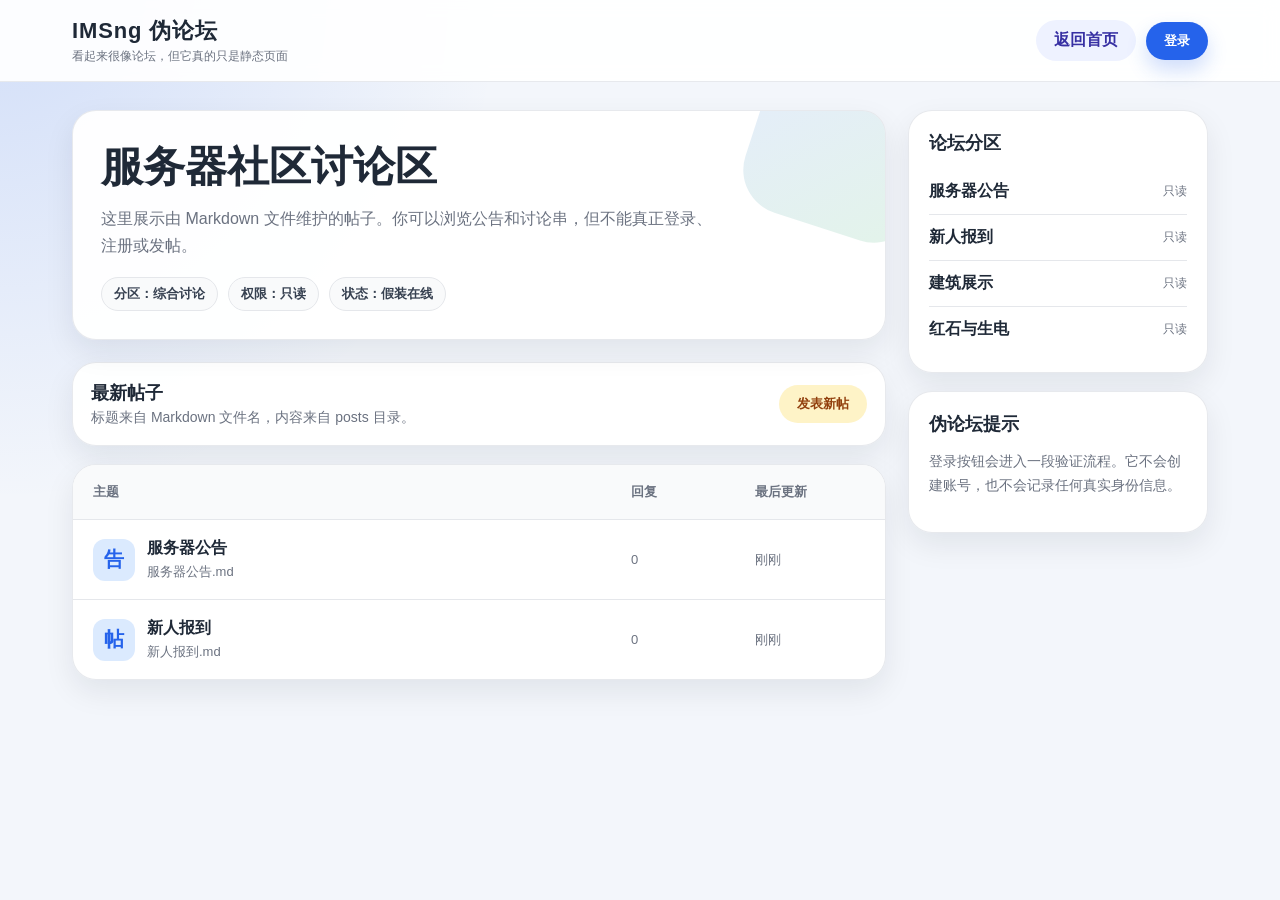
<file: src/forum/index.html>
<!DOCTYPE html>
<html lang="zh-CN">
<head>
    <meta charset="UTF-8">
    <meta name="viewport" content="width=device-width, initial-scale=1.0">
    <title>IMSng 伪论坛</title>
    <style>
        :root {
            --bg: #f3f6fb;
            --card: #ffffff;
            --text: #1f2937;
            --muted: #6b7280;
            --line: #e5e7eb;
            --primary: #2563eb;
            --primary-dark: #1d4ed8;
            --accent: #16a34a;
            --warning: #f97316;
            --shadow: 0 12px 30px rgba(15, 23, 42, 0.08);
        }

        * {
            box-sizing: border-box;
        }

        body {
            margin: 0;
            min-height: 100vh;
            background: radial-gradient(circle at top left, rgba(37, 99, 235, 0.16), transparent 32%), var(--bg);
            color: var(--text);
            font-family: "Microsoft YaHei", "PingFang SC", Arial, sans-serif;
        }

        a {
            color: inherit;
            text-decoration: none;
        }

        .topbar {
            position: sticky;
            top: 0;
            z-index: 20;
            background: rgba(255, 255, 255, 0.92);
            border-bottom: 1px solid rgba(229, 231, 235, 0.9);
            backdrop-filter: blur(10px);
        }

        .topbar-inner {
            max-width: 1180px;
            margin: 0 auto;
            padding: 16px 22px;
            display: flex;
            align-items: center;
            justify-content: space-between;
            gap: 16px;
        }

        .brand {
            display: flex;
            flex-direction: column;
            gap: 2px;
        }

        .brand strong {
            font-size: 22px;
            letter-spacing: 0.04em;
        }

        .brand span {
            color: var(--muted);
            font-size: 12px;
        }

        .top-actions {
            display: flex;
            align-items: center;
            gap: 10px;
        }

        .home-link,
        .login-btn,
        .post-btn,
        .modal-btn {
            border: 0;
            border-radius: 999px;
            padding: 10px 18px;
            cursor: pointer;
            font-weight: 700;
            transition: transform 0.2s ease, box-shadow 0.2s ease, background 0.2s ease;
        }

        .home-link {
            background: #eef2ff;
            color: #3730a3;
        }

        .login-btn,
        .modal-btn.primary {
            background: var(--primary);
            color: white;
            box-shadow: 0 10px 20px rgba(37, 99, 235, 0.22);
        }

        .home-link:hover,
        .login-btn:hover,
        .post-btn:hover,
        .modal-btn:hover {
            transform: translateY(-1px);
        }

        .login-btn:hover,
        .modal-btn.primary:hover {
            background: var(--primary-dark);
        }

        .layout {
            max-width: 1180px;
            margin: 28px auto;
            padding: 0 22px 44px;
            display: grid;
            grid-template-columns: minmax(0, 1fr) 300px;
            gap: 22px;
        }

        .hero,
        .panel,
        .post-list,
        .sidebar-card {
            background: rgba(255, 255, 255, 0.95);
            border: 1px solid rgba(229, 231, 235, 0.9);
            border-radius: 24px;
            box-shadow: var(--shadow);
        }

        .hero {
            padding: 28px;
            margin-bottom: 22px;
            display: flex;
            justify-content: space-between;
            gap: 20px;
            overflow: hidden;
            position: relative;
        }

        .hero::after {
            content: "";
            position: absolute;
            right: -50px;
            top: -60px;
            width: 180px;
            height: 180px;
            border-radius: 45px;
            background: linear-gradient(135deg, rgba(37, 99, 235, 0.12), rgba(22, 163, 74, 0.12));
            transform: rotate(18deg);
        }

        .hero-content {
            position: relative;
            z-index: 1;
        }

        .hero h1 {
            margin: 0 0 10px;
            font-size: clamp(28px, 5vw, 42px);
        }

        .hero p {
            margin: 0;
            color: var(--muted);
            line-height: 1.7;
            max-width: 620px;
        }

        .hero-badges {
            margin-top: 18px;
            display: flex;
            flex-wrap: wrap;
            gap: 10px;
        }

        .badge {
            display: inline-flex;
            align-items: center;
            gap: 6px;
            border: 1px solid var(--line);
            border-radius: 999px;
            padding: 7px 12px;
            background: #f9fafb;
            color: #374151;
            font-size: 13px;
            font-weight: 700;
        }

        .panel {
            padding: 18px;
            margin-bottom: 18px;
            display: flex;
            align-items: center;
            justify-content: space-between;
            gap: 14px;
        }

        .panel-title {
            margin: 0 0 4px;
            font-size: 18px;
        }

        .panel-text {
            margin: 0;
            color: var(--muted);
            font-size: 14px;
        }

        .post-btn {
            background: #fef3c7;
            color: #92400e;
            white-space: nowrap;
        }

        .notice {
            margin-top: 12px;
            display: none;
            border: 1px dashed #fdba74;
            background: #fff7ed;
            color: #9a3412;
            border-radius: 14px;
            padding: 12px 14px;
            font-size: 14px;
        }

        .post-list {
            overflow: hidden;
        }

        .list-head {
            padding: 18px 20px;
            display: grid;
            grid-template-columns: 1fr 110px 110px;
            gap: 14px;
            color: var(--muted);
            border-bottom: 1px solid var(--line);
            background: #f9fafb;
            font-size: 13px;
            font-weight: 700;
        }

        .post-item {
            display: grid;
            grid-template-columns: 1fr 110px 110px;
            gap: 14px;
            padding: 18px 20px;
            align-items: center;
            border-bottom: 1px solid var(--line);
            transition: background 0.2s ease;
        }

        .post-item:last-child {
            border-bottom: 0;
        }

        .post-item:hover {
            background: #f8fbff;
        }

        .post-title {
            display: flex;
            align-items: center;
            gap: 12px;
            min-width: 0;
            font-weight: 800;
        }

        .post-icon {
            width: 42px;
            height: 42px;
            border-radius: 12px;
            display: inline-flex;
            align-items: center;
            justify-content: center;
            flex: 0 0 auto;
            background: #dbeafe;
            color: var(--primary);
            font-size: 20px;
        }

        .post-name {
            min-width: 0;
        }

        .post-name strong {
            display: block;
            overflow: hidden;
            text-overflow: ellipsis;
            white-space: nowrap;
        }

        .post-name span {
            display: block;
            margin-top: 4px;
            color: var(--muted);
            font-size: 13px;
            font-weight: 400;
        }

        .post-meta {
            color: var(--muted);
            font-size: 13px;
        }

        .sidebar {
            display: flex;
            flex-direction: column;
            gap: 18px;
        }

        .sidebar-card {
            padding: 20px;
        }

        .sidebar-card h2 {
            margin: 0 0 14px;
            font-size: 18px;
        }

        .section-link {
            display: flex;
            align-items: center;
            justify-content: space-between;
            padding: 12px 0;
            border-bottom: 1px solid var(--line);
        }

        .section-link:last-child {
            border-bottom: 0;
        }

        .section-link span:first-child {
            font-weight: 700;
        }

        .section-link span:last-child {
            color: var(--muted);
            font-size: 12px;
        }

        .small-note {
            color: var(--muted);
            font-size: 14px;
            line-height: 1.7;
        }

        .status-box {
            padding: 18px 20px;
            color: var(--muted);
        }

        .modal-backdrop {
            position: fixed;
            inset: 0;
            z-index: 50;
            display: none;
            align-items: center;
            justify-content: center;
            padding: 20px;
            background: rgba(15, 23, 42, 0.55);
        }

        .modal-backdrop.active {
            display: flex;
        }

        .modal {
            width: min(420px, 100%);
            background: white;
            border-radius: 22px;
            box-shadow: 0 24px 80px rgba(15, 23, 42, 0.35);
            overflow: hidden;
        }

        .modal-head {
            padding: 22px;
            color: white;
            background: var(--primary);
        }

        .modal-head h2 {
            margin: 0 0 6px;
        }

        .modal-head p {
            margin: 0;
            opacity: 0.9;
            font-size: 14px;
        }

        .modal-body {
            padding: 22px;
        }

        .modal-question {
            margin: 0 0 18px;
            font-size: 20px;
            font-weight: 800;
        }

        .modal-actions {
            display: grid;
            gap: 12px;
        }

        .modal-btn.secondary {
            color: #374151;
            background: #f3f4f6;
        }

        .modal-close {
            width: 100%;
            margin-top: 12px;
            border: 0;
            background: transparent;
            color: var(--muted);
            cursor: pointer;
            padding: 10px;
        }

        @media (max-width: 860px) {
            .layout {
                grid-template-columns: 1fr;
            }

            .list-head,
            .post-item {
                grid-template-columns: 1fr;
            }

            .list-head span:nth-child(n+2),
            .post-meta {
                display: none;
            }
        }

        @media (max-width: 620px) {
            .topbar-inner,
            .hero,
            .panel {
                align-items: stretch;
                flex-direction: column;
            }

            .top-actions {
                justify-content: space-between;
            }
        }
    </style>
</head>
<body>
    <header class="topbar">
        <div class="topbar-inner">
            <a class="brand" href="../../index.html">
                <strong>IMSng 伪论坛</strong>
                <span>看起来很像论坛，但它真的只是静态页面</span>
            </a>
            <div class="top-actions">
                <a class="home-link" href="../../index.html">返回首页</a>
                <button class="login-btn" id="login-btn" type="button">登录</button>
            </div>
        </div>
    </header>

    <main class="layout">
        <section>
            <div class="hero">
                <div class="hero-content">
                    <h1>服务器社区讨论区</h1>
                    <p>这里展示由 Markdown 文件维护的帖子。你可以浏览公告和讨论串，但不能真正登录、注册或发帖。</p>
                    <div class="hero-badges">
                        <span class="badge">分区：综合讨论</span>
                        <span class="badge">权限：只读</span>
                        <span class="badge">状态：假装在线</span>
                    </div>
                </div>
            </div>

            <div class="panel">
                <div>
                    <h2 class="panel-title">最新帖子</h2>
                    <p class="panel-text">标题来自 Markdown 文件名，内容来自 posts 目录。</p>
                    <div class="notice" id="post-notice">发帖功能暂未开放，因为这个论坛并没有真正的后端。</div>
                </div>
                <button class="post-btn" id="post-btn" type="button">发表新帖</button>
            </div>

            <div class="post-list">
                <div class="list-head">
                    <span>主题</span>
                    <span>回复</span>
                    <span>最后更新</span>
                </div>
                <div id="posts">
                    <div class="status-box">正在加载帖子清单...</div>
                </div>
            </div>
        </section>

        <aside class="sidebar">
            <div class="sidebar-card">
                <h2>论坛分区</h2>
                <div class="section-link"><span>服务器公告</span><span>只读</span></div>
                <div class="section-link"><span>新人报到</span><span>只读</span></div>
                <div class="section-link"><span>建筑展示</span><span>只读</span></div>
                <div class="section-link"><span>红石与生电</span><span>只读</span></div>
            </div>
            <div class="sidebar-card">
                <h2>伪论坛提示</h2>
                <p class="small-note">登录按钮会进入一段验证流程。它不会创建账号，也不会记录任何真实身份信息。</p>
            </div>
        </aside>
    </main>

    <div class="modal-backdrop" id="login-modal" role="dialog" aria-modal="true" aria-labelledby="login-title">
        <div class="modal">
            <div class="modal-head">
                <h2 id="login-title">统一身份验证</h2>
                <p>请回答一个非常正常的问题以继续。</p>
            </div>
            <div class="modal-body">
                <p class="modal-question">你是机器人吗？</p>
                <div class="modal-actions">
                    <button class="modal-btn primary" id="bot-login" type="button">是机器人</button>
                    <button class="modal-btn secondary" id="human-login" type="button">不是机器人</button>
                </div>
                <button class="modal-close" id="modal-close" type="button">先不登录</button>
            </div>
        </div>
    </div>

    <script>
        const postsContainer = document.getElementById('posts');
        const postNotice = document.getElementById('post-notice');
        const modal = document.getElementById('login-modal');

        function titleFromFile(file) {
            return file.replace(/\.md$/i, '');
        }

        function createPostItem(file, index) {
            const item = document.createElement('a');
            item.className = 'post-item';
            item.href = 'post.html?file=' + encodeURIComponent(file);

            const title = document.createElement('div');
            title.className = 'post-title';

            const icon = document.createElement('span');
            icon.className = 'post-icon';
            icon.textContent = index === 0 ? '告' : '帖';

            const name = document.createElement('span');
            name.className = 'post-name';

            const strong = document.createElement('strong');
            strong.textContent = titleFromFile(file);

            const desc = document.createElement('span');
            desc.textContent = file;

            name.appendChild(strong);
            name.appendChild(desc);
            title.appendChild(icon);
            title.appendChild(name);

            const replies = document.createElement('span');
            replies.className = 'post-meta';
            replies.textContent = '0';

            const updated = document.createElement('span');
            updated.className = 'post-meta';
            updated.textContent = '刚刚';

            item.appendChild(title);
            item.appendChild(replies);
            item.appendChild(updated);
            return item;
        }

        async function loadPosts() {
            try {
                const res = await fetch('posts/index.json', { cache: 'no-store' });
                if (!res.ok) throw new Error('HTTP ' + res.status);
                const data = await res.json();
                const posts = Array.isArray(data.posts) ? data.posts : [];
                postsContainer.textContent = '';

                if (posts.length === 0) {
                    postsContainer.innerHTML = '<div class="status-box">帖子清单为空。</div>';
                    return;
                }

                posts.forEach((file, index) => {
                    if (typeof file === 'string' && file.toLowerCase().endsWith('.md') && !file.includes('/') && !file.includes('\\')) {
                        postsContainer.appendChild(createPostItem(file, index));
                    }
                });

                if (!postsContainer.children.length) {
                    postsContainer.innerHTML = '<div class="status-box">帖子清单格式无效。</div>';
                }
            } catch (err) {
                console.error(err);
                postsContainer.innerHTML = '<div class="status-box">帖子清单加载失败，请确认 posts/index.json 存在。</div>';
            }
        }

        document.getElementById('post-btn').addEventListener('click', () => {
            postNotice.style.display = postNotice.style.display === 'block' ? 'none' : 'block';
        });

        document.getElementById('login-btn').addEventListener('click', () => {
            modal.classList.add('active');
        });

        document.getElementById('modal-close').addEventListener('click', () => {
            modal.classList.remove('active');
        });

        modal.addEventListener('click', (event) => {
            if (event.target === modal) modal.classList.remove('active');
        });

        document.getElementById('bot-login').addEventListener('click', () => {
            window.location.href = 'inhuman/Sort/Sort.html';
        });

        document.getElementById('human-login').addEventListener('click', () => {
            window.location.href = 'inhuman/Sisyphus/Sisyphus.html';
        });

        loadPosts();
    </script>
</body>
</html>
</file>
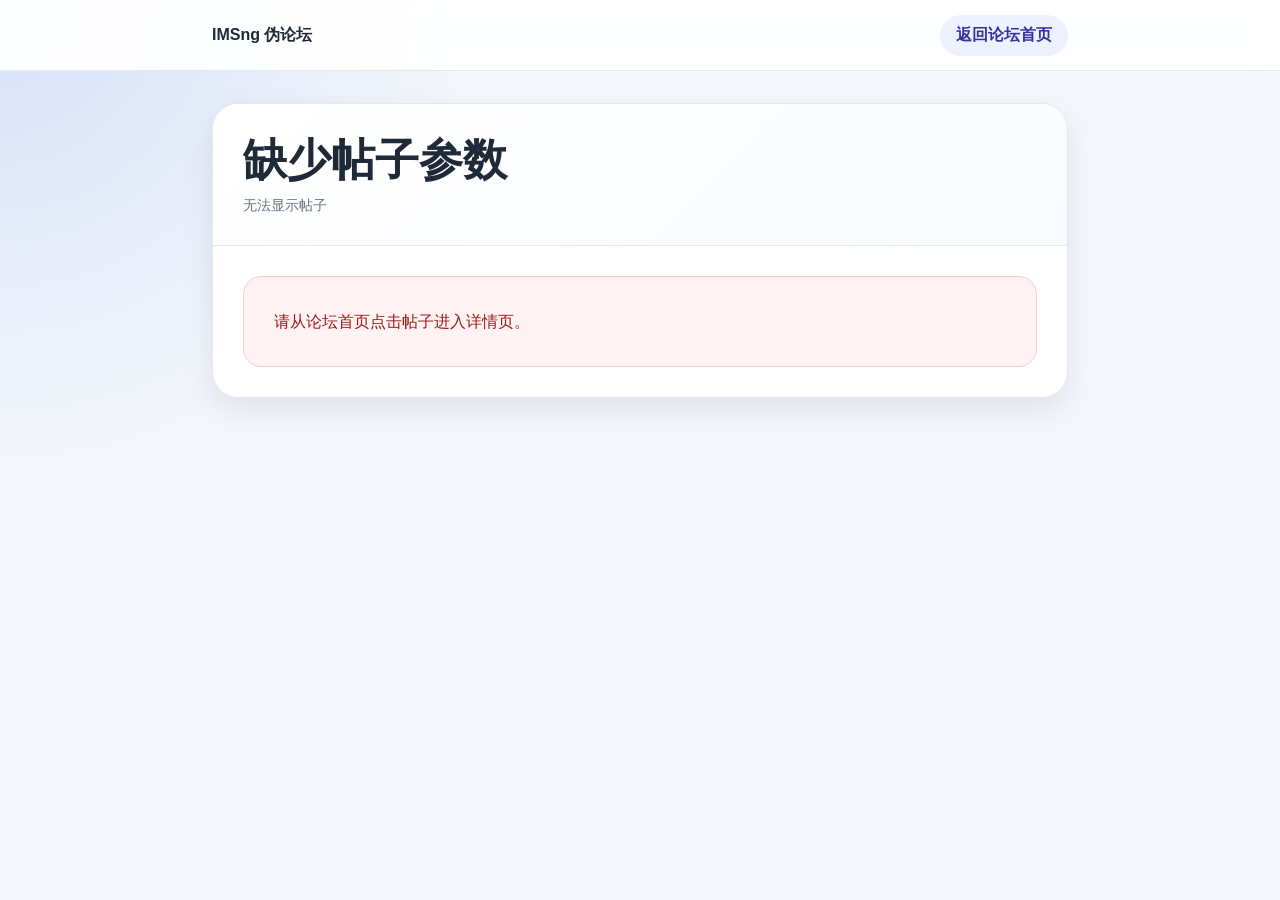
<file: src/forum/post.html>
<!DOCTYPE html>
<html lang="zh-CN">
<head>
    <meta charset="UTF-8">
    <meta name="viewport" content="width=device-width, initial-scale=1.0">
    <title>IMSng 伪论坛帖子</title>
    <style>
        :root {
            --bg: #f3f6fb;
            --card: #ffffff;
            --text: #1f2937;
            --muted: #6b7280;
            --line: #e5e7eb;
            --primary: #2563eb;
            --code: #111827;
            --shadow: 0 12px 30px rgba(15, 23, 42, 0.08);
        }

        * {
            box-sizing: border-box;
        }

        body {
            margin: 0;
            min-height: 100vh;
            background: radial-gradient(circle at top left, rgba(37, 99, 235, 0.14), transparent 30%), var(--bg);
            color: var(--text);
            font-family: "Microsoft YaHei", "PingFang SC", Arial, sans-serif;
        }

        a {
            color: var(--primary);
        }

        .topbar {
            background: rgba(255, 255, 255, 0.92);
            border-bottom: 1px solid rgba(229, 231, 235, 0.9);
            backdrop-filter: blur(10px);
        }

        .topbar-inner,
        .page {
            max-width: 900px;
            margin: 0 auto;
            padding: 0 22px;
        }

        .topbar-inner {
            min-height: 70px;
            display: flex;
            align-items: center;
            justify-content: space-between;
            gap: 16px;
        }

        .brand {
            color: var(--text);
            font-weight: 800;
            text-decoration: none;
        }

        .back-link {
            border-radius: 999px;
            padding: 10px 16px;
            background: #eef2ff;
            color: #3730a3;
            font-weight: 700;
            text-decoration: none;
        }

        .page {
            padding-top: 32px;
            padding-bottom: 48px;
        }

        .article-card {
            background: rgba(255, 255, 255, 0.96);
            border: 1px solid rgba(229, 231, 235, 0.92);
            border-radius: 26px;
            box-shadow: var(--shadow);
            overflow: hidden;
        }

        .article-head {
            padding: 30px;
            border-bottom: 1px solid var(--line);
            background: linear-gradient(135deg, #ffffff, #f8fbff);
        }

        .article-head h1 {
            margin: 0 0 10px;
            font-size: clamp(28px, 6vw, 44px);
            line-height: 1.2;
        }

        .meta {
            color: var(--muted);
            font-size: 14px;
        }

        .article-body {
            padding: 30px;
            line-height: 1.85;
            font-size: 16px;
        }

        .article-body h1,
        .article-body h2,
        .article-body h3,
        .article-body h4,
        .article-body h5,
        .article-body h6 {
            margin: 1.5em 0 0.65em;
            line-height: 1.35;
        }

        .article-body h1:first-child,
        .article-body h2:first-child,
        .article-body h3:first-child {
            margin-top: 0;
        }

        .article-body p {
            margin: 0 0 1em;
        }

        .article-body ul,
        .article-body ol {
            margin: 0 0 1em;
            padding-left: 1.5em;
        }

        .article-body blockquote {
            margin: 1em 0;
            padding: 0.75em 1em;
            border-left: 4px solid var(--primary);
            background: #eff6ff;
            color: #374151;
            border-radius: 0 12px 12px 0;
        }

        .article-body pre {
            overflow-x: auto;
            margin: 1em 0;
            padding: 16px;
            border-radius: 14px;
            background: var(--code);
            color: #e5e7eb;
            line-height: 1.6;
        }

        .article-body code {
            border-radius: 6px;
            padding: 2px 6px;
            background: #eef2ff;
            color: #3730a3;
            font-family: Consolas, Monaco, monospace;
            font-size: 0.92em;
        }

        .article-body pre code {
            padding: 0;
            background: transparent;
            color: inherit;
        }

        .error-box {
            padding: 30px;
            color: #991b1b;
            background: #fef2f2;
            border: 1px solid #fecaca;
            border-radius: 18px;
        }
    </style>
</head>
<body>
    <header class="topbar">
        <div class="topbar-inner">
            <a class="brand" href="index.html">IMSng 伪论坛</a>
            <a class="back-link" href="index.html">返回论坛首页</a>
        </div>
    </header>

    <main class="page">
        <article class="article-card">
            <div class="article-head">
                <h1 id="post-title">正在加载...</h1>
                <div class="meta" id="post-meta">Markdown 静态帖子</div>
            </div>
            <div class="article-body" id="post-content">
                <p>正在读取帖子内容...</p>
            </div>
        </article>
    </main>

    <script>
        const titleEl = document.getElementById('post-title');
        const metaEl = document.getElementById('post-meta');
        const contentEl = document.getElementById('post-content');

        function escapeHtml(value) {
            return value
                .replace(/&/g, '&amp;')
                .replace(/</g, '&lt;')
                .replace(/>/g, '&gt;')
                .replace(/"/g, '&quot;')
                .replace(/'/g, '&#39;');
        }

        function escapeAttribute(value) {
            return escapeHtml(value).replace(/`/g, '&#96;');
        }

        function isSafeUrl(url) {
            try {
                const parsed = new URL(url, window.location.href);
                return parsed.protocol === 'http:' || parsed.protocol === 'https:';
            } catch {
                return false;
            }
        }

        function renderInline(text) {
            let html = escapeHtml(text);
            const codeParts = [];
            html = html.replace(/`([^`]+)`/g, (_, code) => {
                codeParts.push('<code>' + code + '</code>');
                return '\u0000CODE' + (codeParts.length - 1) + '\u0000';
            });
            html = html.replace(/\[([^\]]+)\]\(([^\s)]+)\)/g, (match, label, url) => {
                const decodedUrl = url.replace(/&amp;/g, '&');
                if (!isSafeUrl(decodedUrl)) return label;
                return '<a href="' + escapeAttribute(decodedUrl) + '" target="_blank" rel="noopener noreferrer">' + label + '</a>';
            });
            html = html.replace(/\*\*([^*]+)\*\*/g, '<strong>$1</strong>');
            html = html.replace(/\*([^*]+)\*/g, '<em>$1</em>');
            html = html.replace(/\u0000CODE(\d+)\u0000/g, (_, index) => codeParts[Number(index)]);
            return html;
        }

        function flushParagraph(paragraph, output) {
            if (!paragraph.length) return;
            output.push('<p>' + renderInline(paragraph.join(' ')) + '</p>');
            paragraph.length = 0;
        }

        function closeList(state, output) {
            if (!state.type) return;
            output.push('</' + state.type + '>');
            state.type = null;
        }

        function renderMarkdown(markdown) {
            const lines = markdown.replace(/\r\n/g, '\n').split('\n');
            const output = [];
            const paragraph = [];
            const listState = { type: null };
            let inCode = false;
            let codeLines = [];

            lines.forEach((line) => {
                if (/^```/.test(line.trim())) {
                    if (inCode) {
                        output.push('<pre><code>' + escapeHtml(codeLines.join('\n')) + '</code></pre>');
                        codeLines = [];
                        inCode = false;
                    } else {
                        flushParagraph(paragraph, output);
                        closeList(listState, output);
                        inCode = true;
                    }
                    return;
                }

                if (inCode) {
                    codeLines.push(line);
                    return;
                }

                if (!line.trim()) {
                    flushParagraph(paragraph, output);
                    closeList(listState, output);
                    return;
                }

                const heading = line.match(/^(#{1,6})\s+(.+)$/);
                if (heading) {
                    flushParagraph(paragraph, output);
                    closeList(listState, output);
                    const level = heading[1].length;
                    output.push('<h' + level + '>' + renderInline(heading[2]) + '</h' + level + '>');
                    return;
                }

                const quote = line.match(/^>\s?(.+)$/);
                if (quote) {
                    flushParagraph(paragraph, output);
                    closeList(listState, output);
                    output.push('<blockquote>' + renderInline(quote[1]) + '</blockquote>');
                    return;
                }

                const unordered = line.match(/^[-*+]\s+(.+)$/);
                if (unordered) {
                    flushParagraph(paragraph, output);
                    if (listState.type !== 'ul') {
                        closeList(listState, output);
                        output.push('<ul>');
                        listState.type = 'ul';
                    }
                    output.push('<li>' + renderInline(unordered[1]) + '</li>');
                    return;
                }

                const ordered = line.match(/^\d+\.\s+(.+)$/);
                if (ordered) {
                    flushParagraph(paragraph, output);
                    if (listState.type !== 'ol') {
                        closeList(listState, output);
                        output.push('<ol>');
                        listState.type = 'ol';
                    }
                    output.push('<li>' + renderInline(ordered[1]) + '</li>');
                    return;
                }

                closeList(listState, output);
                paragraph.push(line.trim());
            });

            if (inCode) {
                output.push('<pre><code>' + escapeHtml(codeLines.join('\n')) + '</code></pre>');
            }
            flushParagraph(paragraph, output);
            closeList(listState, output);
            return output.join('\n');
        }

        function titleFromFile(file) {
            return file.replace(/\.md$/i, '');
        }

        function isSafePostFile(file) {
            return typeof file === 'string' &&
                file.toLowerCase().endsWith('.md') &&
                !file.includes('/') &&
                !file.includes('\\');
        }

        function showError(title, message) {
            document.title = title + ' - IMSng 伪论坛';
            titleEl.textContent = title;
            metaEl.textContent = '无法显示帖子';
            contentEl.innerHTML = '<div class="error-box">' + escapeHtml(message) + '</div>';
        }

        async function loadPost() {
            const params = new URLSearchParams(window.location.search);
            const file = params.get('file');

            if (!file) {
                showError('缺少帖子参数', '请从论坛首页点击帖子进入详情页。');
                return;
            }

            try {
                const manifestRes = await fetch('posts/index.json', { cache: 'no-store' });
                if (!manifestRes.ok) throw new Error('帖子清单加载失败');
                const manifest = await manifestRes.json();
                const allowed = Array.isArray(manifest.posts) ? manifest.posts.filter(isSafePostFile) : [];

                if (!isSafePostFile(file) || !allowed.includes(file)) {
                    showError('帖子不存在', '该帖子未登记在帖子清单中，无法加载。');
                    return;
                }

                const postRes = await fetch('posts/' + encodeURIComponent(file), { cache: 'no-store' });
                if (!postRes.ok) {
                    showError('帖子读取失败', '清单中存在该帖子，但文件无法读取。');
                    return;
                }

                const markdown = await postRes.text();
                const title = titleFromFile(file);
                document.title = title + ' - IMSng 伪论坛';
                titleEl.textContent = title;
                metaEl.textContent = file + ' · Markdown 静态帖子';
                contentEl.innerHTML = renderMarkdown(markdown);
            } catch (err) {
                console.error(err);
                showError('加载失败', '读取帖子时出现问题，请稍后再试。');
            }
        }

        loadPost();
    </script>
</body>
</html>
</file>
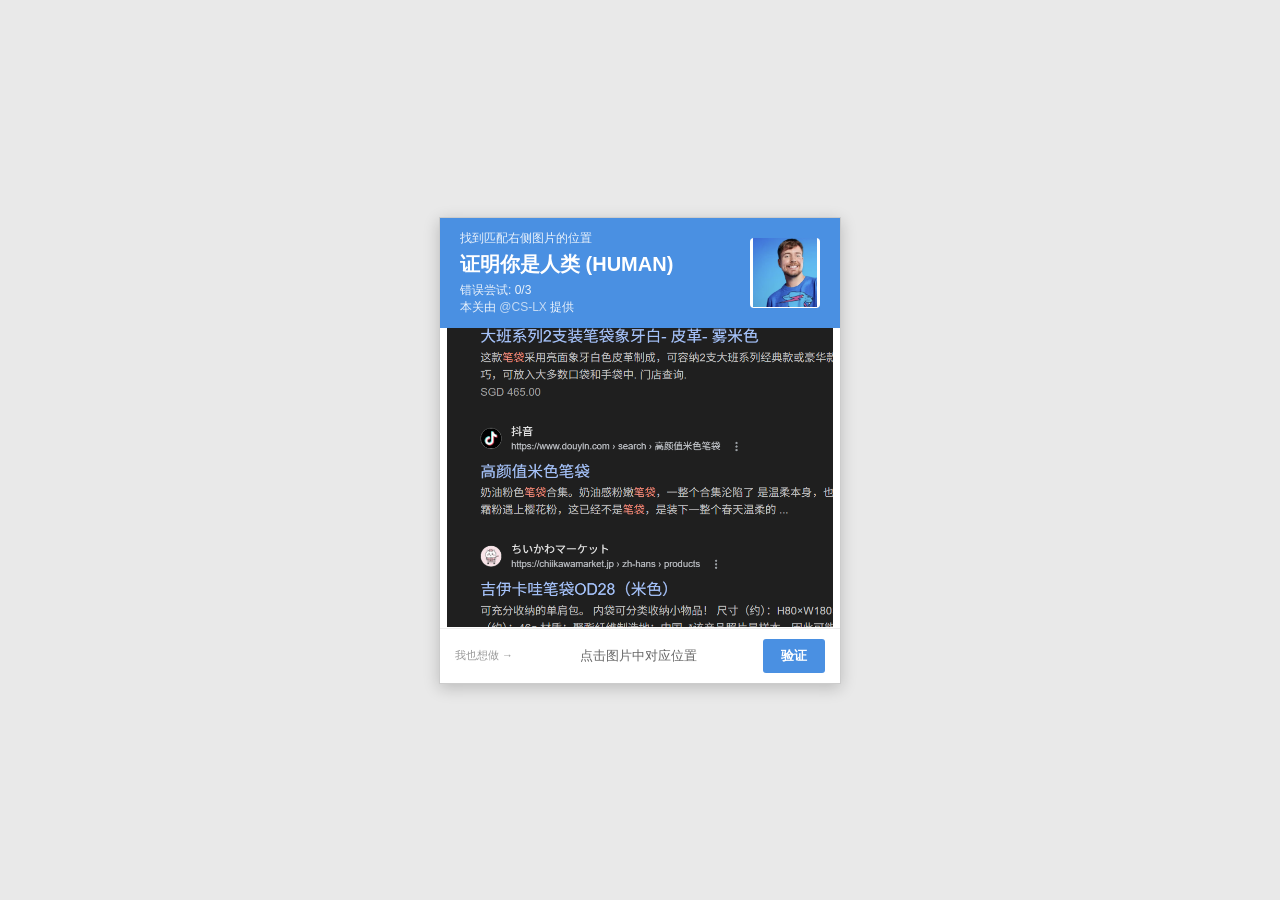
<file: src/forum/inhuman/Circle/Circle.html>
<!DOCTYPE html>
<html lang="zh-CN">
<head>
    <meta charset="UTF-8">
    <meta name="viewport" content="width=device-width, initial-scale=1.0">
    <title>红圈验证</title>
    <style>
        :root {
            --blue-primary: #4A90E2;
            --bg-gray: #f9f9f9;
            --error-red: #f44336;
            --success-green: #4caf50;
        }

        body {
            font-family: "Microsoft YaHei", sans-serif;
            background-color: #e9e9e9;
            display: flex;
            justify-content: center;
            align-items: center;
            height: 100vh;
            margin: 0;
            overflow: hidden;
        }

        /* 验证码外框 */
        .captcha-container {
            width: 400px;
            background: white;
            box-shadow: 0 4px 15px rgba(0,0,0,0.2);
            border: 1px solid #ccc;
            position: relative;
            z-index: 10;
        }

        /* 蓝色头部：左侧文字，右侧参考图 */
        .header {
            background-color: var(--blue-primary);
            color: white;
            padding: 15px 20px;
            display: flex;
            justify-content: space-between;
            align-items: center;
            height: 80px;
        }

        .header-text { flex: 1; }
        .header .title-small { font-size: 12px; opacity: 0.9; }
        .header .title-large { font-size: 20px; font-weight: bold; margin: 4px 0; }

        .reference-box {
            width: 70px;
            height: 70px;
            background: white;
            border-radius: 4px;
            overflow: hidden;
            display: flex;
            align-items: center;
            justify-content: center;
        }

        .reference-box img {
            max-width: 100%;
            max-height: 100%;
            object-fit: contain;
        }

        /* 内容区：验证图片展示 */
        .content {
            padding: 0;
            height: 300px;
            background: #fff;
            position: relative;
            display: flex;
            align-items: center;
            justify-content: center;
            cursor: crosshair;
            transition: opacity 0.5s ease;
        }

        .verify-img-wrapper {
            width: 100%;
            height: 100%;
            display: flex;
            align-items: center;
            justify-content: center;
            background: #fff;
        }

        #verify-img {
            max-width: 100%;
            max-height: 100%;
            object-fit: contain;
            pointer-events: none;
        }

        /* 红圈样式 */
        .red-circle {
            position: absolute;
            border: 4px solid red;
            border-radius: 50%;
            pointer-events: none;
            transform: translate(-50%, -50%);
            display: none;
            z-index: 5;
        }

        /* 底部工具栏 */
        .footer {
            border-top: 1px solid #eee;
            padding: 10px 15px;
            display: flex;
            justify-content: space-between;
            align-items: center;
        }

        .hint-text { font-size: 13px; color: #666; transition: color 0.3s; flex: 1; text-align: center; }

        .editor-link {
            font-size: 11px;
            color: #999;
            text-decoration: none;
            white-space: nowrap;
            transition: color 0.2s;
        }
        .editor-link:hover {
            color: #666;
            text-decoration: underline;
        }

        #pack-credit a {
            color: inherit;
            text-decoration: none;
            opacity: 0.75;
        }
        #pack-credit a:hover { text-decoration: underline; }

        .verify-btn {
            background-color: var(--blue-primary);
            color: white;
            border: none;
            padding: 8px 18px;
            font-weight: bold;
            border-radius: 3px;
            cursor: pointer;
        }

        /* 覆盖层及箭头 */
        #svg-overlay {
            position: absolute;
            top: 0; left: 0; width: 100%; height: 100%;
            pointer-events: none;
            z-index: 8;
        }

        /* 全屏重置提示 */
        #reset-overlay {
            display: none;
            position: fixed;
            top: 0; left: 0; width: 100%; height: 100%;
            background: rgba(0,0,0,0.9);
            color: white;
            flex-direction: column;
            justify-content: center;
            align-items: center;
            z-index: 100;
        }

        .fade-out { opacity: 0; }
        .fade-in { opacity: 1; }
    </style>
</head>
<body>

<div class="captcha-container" id="main-container">
    <div class="header">
        <div class="header-text">
            <div class="title-small">找到匹配右侧图片的位置</div>
            <div class="title-large">证明你是人类 (HUMAN)</div>
            <div class="title-small">错误尝试: <span id="error-count">0</span>/3</div>
            <div class="title-small" id="pack-credit"></div>
        </div>
        <div class="reference-box">
            <img id="ref-img" src="" alt="参考图">
        </div>
    </div>

    <div class="content" id="click-area">
        <div class="verify-img-wrapper" id="img-wrapper">
            <img id="verify-img" src="" alt="验证图">
        </div>
        <div id="red-circle" class="red-circle"></div>
    </div>

    <div class="footer">
        <a class="editor-link" href="Editor.html" target="_blank" rel="noopener">我也想做 →</a>
        <div class="hint-text" id="status-msg">点击图片中对应位置</div>
        <button class="verify-btn" onclick="checkVerify()">验证</button>
    </div>

    <svg id="svg-overlay">
        <defs>
            <marker id="arrowhead" markerWidth="10" markerHeight="7" refX="0" refY="3.5" orient="auto">
                <polygon points="0 0, 10 3.5, 0 7" fill="red" />
            </marker>
        </defs>
        <line id="success-arrow" x1="0" y1="0" x2="0" y2="0" stroke="red" stroke-width="4" marker-end="url(#arrowhead)" style="display:none" />
    </svg>
</div>

<div id="reset-overlay">
    <h2>验证多次失败</h2>
    <button onclick="resetGame(true)" style="padding: 10px 20px; cursor:pointer; margin-top:20px;">重新开始</button>
</div>

<script>
    const STEPS_PER_GAME = 5;
    const FALLBACK_PACKS = [
        {
            name: 'default.json',
            data: {
                pack: 'default',
                author: 'CS-LX',
                authorUrl: 'https://github.com/CS-LX',
                items: [
                    { ref: 'imgs/default/1_T.png', verify: 'imgs/default/1_B.png', target: { x: 0.485, y: 0.405, radius: 50 } },
                    { ref: 'imgs/default/2_T.png', verify: 'imgs/default/2_B.png', target: { x: 0.263, y: 0.481, radius: 50 } },
                    { ref: 'imgs/default/3_T.png', verify: 'imgs/default/3_B.png', target: { x: 0.343, y: 0.392, radius: 50 } },
                    { ref: 'imgs/default/4_T.png', verify: 'imgs/default/4_B.png', target: { x: 0.636, y: 0.568, radius: 50 } },
                    { ref: 'imgs/default/5_T.png', verify: 'imgs/default/5_B.png', target: { x: 0.242, y: 0.091, radius: 41 } }
                ]
            }
        }
    ];

    let roundItems = [];
    let currentIndex = 0;
    let errorCount = 0;
    let selectedPos = null;

    const clickArea = document.getElementById('click-area');
    const redCircle = document.getElementById('red-circle');
    const statusMsg = document.getElementById('status-msg');
    const arrow = document.getElementById('success-arrow');
    const packCredit = document.getElementById('pack-credit');

    // 把任意输入限制为 http(s) URL，否则返回 null（防 javascript:/data: URI XSS）
    function safeHref(url) {
        if (!url) return null;
        try {
            const u = new URL(url, window.location.href);
            return (u.protocol === 'http:' || u.protocol === 'https:') ? u.href : null;
        } catch { return null; }
    }

    // Fisher–Yates 洗牌
    function shuffle(arr) {
        for (let i = arr.length - 1; i > 0; i--) {
            const j = Math.floor(Math.random() * (i + 1));
            [arr[i], arr[j]] = [arr[j], arr[i]];
        }
        return arr;
    }

    // 把一个 pack 的原始 JSON 规范化成 { pack, author, authorUrl, items }
    function normalizePack(raw, filename) {
        const fallbackName = filename.replace(/\.json$/i, '');
        if (Array.isArray(raw)) {
            return {
                pack: fallbackName,
                author: 'unknown',
                authorUrl: null,
                items: raw
            };
        }
        if (raw && typeof raw === 'object' && Array.isArray(raw.items)) {
            return {
                pack: raw.pack || fallbackName,
                author: raw.author || 'unknown',
                authorUrl: raw.authorUrl || null,
                items: raw.items
            };
        }
        return null;
    }

    async function loadPacks() {
        try {
            const manifestRes = await fetch('configs/manifest.json');
            if (!manifestRes.ok) throw new Error('无法读取 configs/manifest.json');
            const manifest = await manifestRes.json();
            const packFiles = Array.isArray(manifest.packs) ? manifest.packs : [];
            if (packFiles.length === 0) throw new Error('manifest.packs 为空');

            const results = await Promise.allSettled(
                packFiles.map(name =>
                    fetch('configs/' + name).then(r => {
                        if (!r.ok) throw new Error('HTTP ' + r.status);
                        return r.json().then(data => ({ name, data }));
                    })
                )
            );
            return results.map((res, i) => ({ res, name: packFiles[i] }));
        } catch (err) {
            console.warn('[Circle] 配置文件读取失败，使用内置默认关卡:', err);
            return FALLBACK_PACKS.map(pack => ({ res: { status: 'fulfilled', value: pack }, name: pack.name }));
        }
    }

    async function init() {
        try {
            const results = await loadPacks();
            const pool = [];
            results.forEach(({ res, name }) => {
                if (res.status !== 'fulfilled') {
                    console.warn('[Circle] 跳过 pack', name, ':', res.reason);
                    return;
                }
                const pack = normalizePack(res.value.data, name);
                if (!pack) {
                    console.warn('[Circle] 跳过 pack', name, ': 格式无效（既不是数组也不是含 items 的对象）');
                    return;
                }
                pack.items.forEach(item => {
                    pool.push(Object.assign({}, item, {
                        __author: pack.author,
                        __authorUrl: pack.authorUrl,
                        __pack: pack.pack
                    }));
                });
            });

            if (pool.length === 0) {
                throw new Error('所有 pack 均加载失败或为空');
            }

            roundItems = shuffle(pool).slice(0, STEPS_PER_GAME);
            loadStep(0);
        } catch (err) {
            console.error(err);
            statusMsg.innerText = "配置加载失败，请检查控制台";
            statusMsg.style.color = "red";
        }
    }

    // 页面加载完成后启动
    window.onload = init;

    function updatePackCredit(item) {
        if (!item) {
            packCredit.textContent = '';
            return;
        }
        const author = item.__author && item.__author !== 'unknown' ? item.__author : null;
        const displayName = author || '匿名';
        const href = author ? safeHref(item.__authorUrl) : null;
        packCredit.textContent = '';
        packCredit.appendChild(document.createTextNode('本关由 '));
        if (href) {
            const a = document.createElement('a');
            a.href = href;
            a.target = '_blank';
            a.rel = 'noopener';
            a.textContent = '@' + displayName;
            packCredit.appendChild(a);
        } else {
            packCredit.appendChild(document.createTextNode(author ? '@' + displayName : displayName));
        }
        packCredit.appendChild(document.createTextNode(' 提供'));
    }

    // 初始化加载
    function loadStep(index) {
        if (index >= roundItems.length) {
            alert("验证成功！");
            window.location.href = "../Registration/Registration.html";
            return;
        }

        const data = roundItems[index];
        const content = document.getElementById('click-area');
        
        // 淡出效果
        content.classList.add('fade-out');
        // 作者署名立刻刷新，不陪图片等 500ms
        updatePackCredit(data);
        
        setTimeout(() => {
            document.getElementById('ref-img').src = data.ref;
            document.getElementById('verify-img').src = data.verify;
            
            // 重置状态
            redCircle.style.display = 'none';
            arrow.style.display = 'none';
            selectedPos = null;
            statusMsg.innerText = "点击图片中对应位置";
            statusMsg.style.color = "#666";
            
            // 淡入效果
            content.classList.remove('fade-out');
        }, 500);
    }

    // 点击记录位置
    clickArea.addEventListener('click', (e) => {
        const rect = clickArea.getBoundingClientRect();
        const x = e.clientX - rect.left;
        const y = e.clientY - rect.top;

        // 记录相对百分比坐标
        selectedPos = { 
            px: x / rect.width, 
            py: y / rect.height,
            rawX: x,
            rawY: y
        };

        // 显示红圈
        redCircle.style.left = x + 'px';
        redCircle.style.top = y + 'px';
        redCircle.style.width = '60px';
        redCircle.style.height = '40px';
        redCircle.style.display = 'block';
    });

    // 验证逻辑
    function checkVerify() {
        if (!selectedPos) {
            updateStatus("请先在图中圈出位置", "error");
            return;
        }

        const target = roundItems[currentIndex].target;
        const dist = Math.sqrt(Math.pow(selectedPos.px - target.x, 2) + Math.pow(selectedPos.py - target.y, 2));

        // 判断是否在目标范围内（阈值设为 0.1 相对单位，可根据难易度调整）
        if (dist < 0.12) {
            handleSuccess();
        } else {
            handleFailure();
        }
    }

    function handleSuccess() {
        updateStatus("验证成功！", "success");

        // 获取 click-area 相对于父容器 .captcha-container 的偏移
        // 这样 y1 就能对齐到 SVG 的坐标系中
        const headerHeight = clickArea.offsetTop;

        // 设置箭头的起始点（x1, y1）
        // y1 需要加上 header 的高度，因为 SVG 覆盖了整个容器
        arrow.setAttribute('x1', selectedPos.rawX);
        arrow.setAttribute('y1', selectedPos.rawY + headerHeight);

        // 设置箭头的终点（x2, y2）
        // 355 和 40 对应右上角参考图区域的中心点
        arrow.setAttribute('x2', 300);
        arrow.setAttribute('y2', 100);

        arrow.style.display = 'block';

        currentIndex++;
        setTimeout(() => loadStep(currentIndex), 1200);
    }

    function handleFailure() {
        errorCount++;
        document.getElementById('error-count').innerText = errorCount;
        
        if (errorCount >= 3) {
            document.getElementById('reset-overlay').style.display = 'flex';
        } else {
            updateStatus("验证失败，请重试", "error");
            redCircle.style.display = 'none';
            selectedPos = null;
        }
    }

    function updateStatus(text, type) {
        statusMsg.innerText = text;
        statusMsg.style.color = type === "success" ? "var(--success-green)" : "var(--error-red)";
    }

    function resetGame(fullReset) {
        errorCount = 0;
        document.getElementById('error-count').innerText = "0";
        document.getElementById('reset-overlay').style.display = 'none';
        if(fullReset) currentIndex = 0;
        loadStep(currentIndex);
    }

</script>

</body>
</html>
</file>
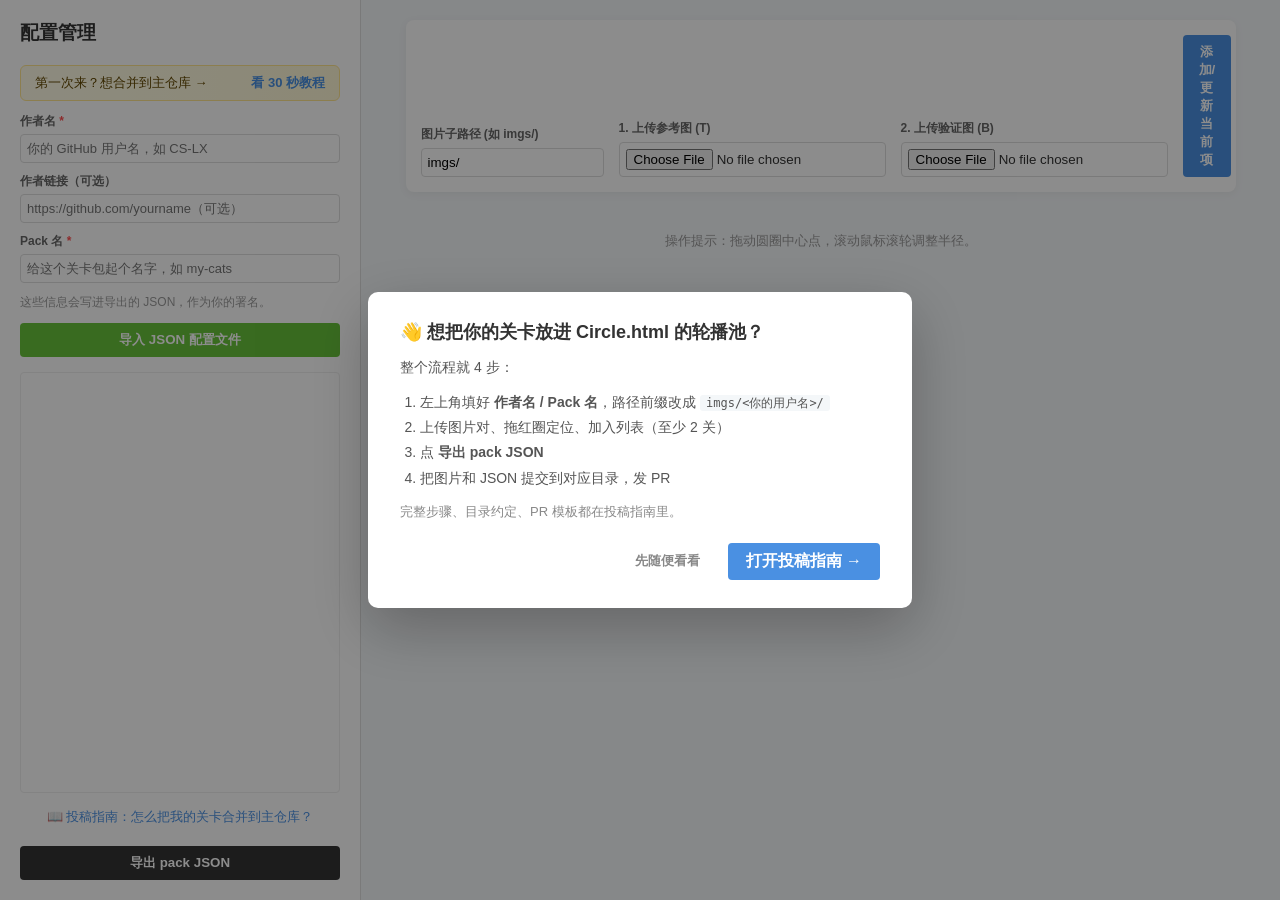
<file: src/forum/inhuman/Circle/Editor.html>
<!DOCTYPE html>
<html lang="zh-CN">
<head>
    <meta charset="UTF-8">
    <title>红圈验证编辑器 V2.0 - 路径校验与 JSON 导入</title>
    <style>
        :root { --primary: #4A90E2; --border: #ddd; }
        body { font-family: -apple-system, "Segoe UI", sans-serif; display: flex; background: #f4f7f9; margin: 0; height: 100vh; color: #333; }

        /* 侧边栏：列表与导入导出 */
        #sidebar { width: 320px; background: #fff; border-right: 1px solid var(--border); padding: 20px; display: flex; flex-direction: column; }
        .list-container { flex: 1; overflow-y: auto; margin: 15px 0; border: 1px solid #eee; border-radius: 4px; }
        .config-item { font-size: 12px; padding: 10px; border-bottom: 1px solid #f0f0f0; cursor: pointer; position: relative; transition: background 0.2s; }
        .config-item:hover { background: #f9f9f9; }
        .config-item.active { border-left: 4px solid var(--primary); background: #f0f7ff; }
        .delete-btn { color: #ff4d4f; cursor: pointer; position: absolute; right: 8px; top: 10px; font-weight: bold; }

        /* 主工作区 */
        #workspace { flex: 1; display: flex; flex-direction: column; align-items: center; padding: 20px; }

        /* 设置面板 */
        .settings-panel { background: #fff; padding: 15px; border-radius: 8px; box-shadow: 0 2px 10px rgba(0,0,0,0.05); margin-bottom: 20px; width: 100%; max-width: 800px; display: flex; gap: 15px; align-items: flex-end; }
        .input-group { display: flex; flex-direction: column; gap: 5px; }
        .input-group label { font-size: 12px; font-weight: bold; color: #666; }
        input[type="text"], input[type="file"] { padding: 6px; border: 1px solid var(--border); border-radius: 4px; }

        /* 画布区 */
        #preview-container {
            position: relative;
            background: #fff;
            box-shadow: 0 10px 30px rgba(0,0,0,0.1);
            border: 2px solid #444;
            display: none;
            user-select: none;
            overflow: hidden;
        }
        #preview-img { display: block; max-width: 100%; max-height: 500px; }
        .draggable-circle {
            position: absolute;
            border: 3px solid red;
            border-radius: 50%;
            cursor: move;
            background: rgba(255, 0, 0, 0.1);
            transform: translate(-50%, -50%);
            box-shadow: 0 0 0 9999px rgba(0,0,0,0.2); /* 辅助定位的遮罩 */
        }

        /* 按钮样式 */
        .btn { padding: 8px 16px; cursor: pointer; border: none; border-radius: 4px; font-weight: bold; transition: opacity 0.2s; }
        .btn:hover { opacity: 0.8; }
        .btn-primary { background: var(--primary); color: white; }
        .btn-import { background: #67c23a; color: white; }
        .btn-export { background: #333; color: white; width: 100%; margin-top: 10px; }

        .error-msg { color: #ff4d4f; font-size: 12px; margin-top: 5px; display: none; }

        /* Pack 元信息表单 */
        .meta-group { display: flex; flex-direction: column; gap: 4px; margin-bottom: 10px; }
        .meta-group label { font-size: 12px; font-weight: bold; color: #666; }
        .meta-group input { padding: 6px; border: 1px solid var(--border); border-radius: 4px; font-size: 13px; }
        .meta-group input.invalid { border: 1px solid #ff4d4f; }
        .meta-hint { font-size: 12px; color: #999; margin-bottom: 12px; line-height: 1.5; }

        /* 投稿指南链接 */
        .contrib-link { font-size: 13px; color: var(--primary); text-decoration: none; display: block; text-align: center; margin-bottom: 10px; }
        .contrib-link:hover { text-decoration: underline; }

        /* 引导 / 导出完成 弹窗 */
        .modal-mask {
            position: fixed; inset: 0; background: rgba(0,0,0,0.45);
            display: none; justify-content: center; align-items: center;
            z-index: 1000;
        }
        .modal-mask.show { display: flex; }
        .modal-card {
            background: #fff; border-radius: 10px; padding: 28px 32px;
            max-width: 480px; width: 90%;
            box-shadow: 0 20px 60px rgba(0,0,0,0.25);
            animation: pop 0.25s ease;
        }
        @keyframes pop { from { transform: scale(0.92); opacity: 0; } to { transform: scale(1); opacity: 1; } }
        .modal-card h2 { margin: 0 0 12px; font-size: 18px; }
        .modal-card p { margin: 8px 0; font-size: 14px; line-height: 1.7; color: #555; }
        .modal-card ol { padding-left: 20px; margin: 10px 0; font-size: 14px; line-height: 1.8; color: #555; }
        .modal-card ol code { background: #f4f7f9; padding: 1px 6px; border-radius: 3px; font-size: 12px; }
        .modal-actions { margin-top: 20px; display: flex; justify-content: flex-end; gap: 10px; }
        .modal-actions .btn { padding: 8px 18px; }
        .btn-ghost { background: transparent; color: #888; }
        .btn-ghost:hover { color: #333; }

        /* 顶栏教程横幅 */
        .tutor-banner {
            background: linear-gradient(90deg, #fffbe6, #fff8d6);
            border: 1px solid #ffe58f;
            color: #614700;
            padding: 8px 14px;
            border-radius: 6px;
            font-size: 13px;
            margin-bottom: 12px;
            display: flex; align-items: center; justify-content: space-between;
            gap: 10px;
        }
        .tutor-banner a { color: var(--primary); font-weight: bold; text-decoration: none; }
        .tutor-banner a:hover { text-decoration: underline; }
    </style>
</head>
<body>

<div id="sidebar">
    <h3 style="margin-top:0">配置管理</h3>

    <div class="tutor-banner">
        <span>第一次来？想合并到主仓库 →</span>
        <a href="#" onclick="showTutorial(); return false;">看 30 秒教程</a>
    </div>

    <div class="meta-group">
        <label>作者名 <span style="color:#ff4d4f">*</span></label>
        <input type="text" id="meta-author" placeholder="你的 GitHub 用户名，如 CS-LX">
    </div>
    <div class="meta-group">
        <label>作者链接（可选）</label>
        <input type="text" id="meta-author-url" placeholder="https://github.com/yourname（可选）">
    </div>
    <div class="meta-group">
        <label>Pack 名 <span style="color:#ff4d4f">*</span></label>
        <input type="text" id="meta-pack" placeholder="给这个关卡包起个名字，如 my-cats">
    </div>
    <div class="meta-hint">这些信息会写进导出的 JSON，作为你的署名。</div>

    <button class="btn btn-import" onclick="document.getElementById('import-json').click()">导入 JSON 配置文件</button>
    <input type="file" id="import-json" accept=".json" style="display:none" onchange="importJSON(this)">

    <div class="list-container" id="config-list">
    </div>

    <a href="./CONTRIBUTING.md" target="_blank" class="contrib-link">📖 投稿指南：怎么把我的关卡合并到主仓库？</a>
    <button class="btn btn-export" onclick="exportJSON()">导出 pack JSON</button>
</div>

<div id="workspace">
    <div class="settings-panel">
        <div class="input-group">
            <label>图片子路径 (如 imgs/)</label>
            <input type="text" id="path-prefix" value="imgs/" placeholder="相对于编辑器的路径">
        </div>
        <div class="input-group">
            <label>1. 上传参考图 (T)</label>
            <input type="file" id="file-ref" accept="image/*">
        </div>
        <div class="input-group">
            <label>2. 上传验证图 (B)</label>
            <input type="file" id="file-verify" accept="image/*">
        </div>
        <button class="btn btn-primary" onclick="addCurrentToList()">添加/更新当前项</button>
    </div>
    <div id="path-error" class="error-msg">⚠️ 路径校验失败：请确保使用相对路径（不能以 / 或 C:\ 开头）</div>

    <div id="preview-container">
        <img id="preview-img">
        <div id="editor-circle" class="draggable-circle"></div>
    </div>

    <div style="margin-top: 20px; color: #999; font-size: 13px;">
        操作提示：拖动圆圈中心点，滚动鼠标滚轮调整半径。
    </div>
</div>

<div class="modal-mask" id="modal-tutorial">
    <div class="modal-card">
        <h2>👋 想把你的关卡放进 Circle.html 的轮播池？</h2>
        <p>整个流程就 4 步：</p>
        <ol>
            <li>左上角填好 <strong>作者名 / Pack 名</strong>，路径前缀改成 <code>imgs/&lt;你的用户名&gt;/</code></li>
            <li>上传图片对、拖红圈定位、加入列表（至少 2 关）</li>
            <li>点 <strong>导出 pack JSON</strong></li>
            <li>把图片和 JSON 提交到对应目录，发 PR</li>
        </ol>
        <p style="font-size:13px; color:#888;">完整步骤、目录约定、PR 模板都在投稿指南里。</p>
        <div class="modal-actions">
            <button class="btn btn-ghost" onclick="hideModal('modal-tutorial')">先随便看看</button>
            <a class="btn btn-primary" href="./CONTRIBUTING.md" target="_blank" style="text-decoration:none; display:inline-block;">打开投稿指南 →</a>
        </div>
    </div>
</div>

<div class="modal-mask" id="modal-exported">
    <div class="modal-card">
        <h2>🎉 导出成功！但还没结束</h2>
        <p>这个 JSON 现在只在你电脑上。要让大家能玩到，还需要：</p>
        <ol>
            <li>把所有 PNG 放到 <code>Circle/imgs/&lt;你的用户名&gt;/</code></li>
            <li>把 JSON 放到 <code>Circle/configs/</code></li>
            <li>在 <code>Circle/configs/manifest.json</code> 的 packs 数组里加上你的文件名</li>
            <li>提交 PR，描述里说一句你的整活思路</li>
        </ol>
        <p style="font-size:13px; color:#888;">具体细节看投稿指南，里面有 PR 模板可以直接抄。</p>
        <div class="modal-actions">
            <button class="btn btn-ghost" onclick="hideModal('modal-exported')">知道了</button>
            <a class="btn btn-primary" href="./CONTRIBUTING.md" target="_blank" style="text-decoration:none; display:inline-block;">看投稿指南 →</a>
        </div>
    </div>
</div>

<script>
    // --- Modal 控制 ---
    function showModal(id) { document.getElementById(id).classList.add('show'); }
    function hideModal(id) { document.getElementById(id).classList.remove('show'); }
    function showTutorial() { showModal('modal-tutorial'); }

    // 首次进入（localStorage 没标记过）自动弹教程
    try {
        if (!localStorage.getItem('circle-editor-tutor-seen')) {
            // 等 DOM 就绪后弹
            document.addEventListener('DOMContentLoaded', () => showModal('modal-tutorial'));
            localStorage.setItem('circle-editor-tutor-seen', '1');
        }
    } catch (_) { /* 隐私模式 / localStorage 被禁，忽略 */ }

    // 点遮罩空白处关闭
    document.addEventListener('click', (e) => {
        if (e.target.classList && e.target.classList.contains('modal-mask')) {
            e.target.classList.remove('show');
        }
    });

    let configArr = [];
    let editingIndex = -1;
    let currentData = { ref: '', verify: '', x: 0.5, y: 0.5, radius: 30 };

    const elements = {
        list: document.getElementById('config-list'),
        prefix: document.getElementById('path-prefix'),
        previewImg: document.getElementById('preview-img'),
        previewContainer: document.getElementById('preview-container'),
        circle: document.getElementById('editor-circle'),
        error: document.getElementById('path-error')
    };

    // --- 路径验证逻辑 ---
    function validatePath(path) {
        // 验证规则：不能为空，不能以 /、\ 或 盘符 (C:) 开头，即判定为相对路径
        const isAbsolute = /^(?:\/|\\|[a-zA-Z]:\\|[a-zA-Z]:\/)/.test(path);
        if (!path || isAbsolute) {
            elements.error.style.display = 'block';
            return false;
        }
        elements.error.style.display = 'none';
        return true;
    }

    // --- 图片处理 ---
    function handleImageUpload(input, key) {
        input.onchange = (e) => {
            const file = e.target.files[0];
            if (!file) return;

            const relativePath = elements.prefix.value + file.name;
            if (!validatePath(relativePath)) {
                input.value = ""; // 清空非法上传
                return;
            }

            currentData[key] = relativePath;
            if (key === 'verify') {
                elements.previewImg.src = URL.createObjectURL(file);
                elements.previewContainer.style.display = 'block';
                updateCircleUI();
            }
        };
    }
    handleImageUpload(document.getElementById('file-ref'), 'ref');
    handleImageUpload(document.getElementById('file-verify'), 'verify');

    // --- 拖动与缩放逻辑 ---
    let isDragging = false;
    elements.circle.onmousedown = () => isDragging = true;
    window.onmouseup = () => isDragging = false;
    elements.previewContainer.onmousemove = (e) => {
        if (!isDragging) return;
        const rect = elements.previewContainer.getBoundingClientRect();
        currentData.x = (e.clientX - rect.left) / rect.width;
        currentData.y = (e.clientY - rect.top) / rect.height;
        updateCircleUI();
    };

    // 滚轮调整半径
    elements.previewContainer.onwheel = (e) => {
        e.preventDefault();
        currentData.radius += e.deltaY > 0 ? -2 : 2;
        currentData.radius = Math.max(10, Math.min(200, currentData.radius));
        updateCircleUI();
    };

    function updateCircleUI() {
        elements.circle.style.left = (currentData.x * 100) + '%';
        elements.circle.style.top = (currentData.y * 100) + '%';
        elements.circle.style.width = (currentData.radius * 2) + 'px';
        elements.circle.style.height = (currentData.radius * 2) + 'px';
    }

    // --- 配置操作 ---
    function addCurrentToList() {
        if (!currentData.ref || !currentData.verify) return alert("请先上传两张图片");

        const item = {
            ref: currentData.ref,
            verify: currentData.verify,
            target: { x: +currentData.x.toFixed(3), y: +currentData.y.toFixed(3), radius: currentData.radius }
        };

        if (editingIndex > -1) {
            configArr[editingIndex] = item;
            editingIndex = -1;
        } else {
            configArr.push(item);
        }
        renderList();
        resetEditor();
    }

    function renderList() {
        elements.list.innerHTML = configArr.map((item, i) => `
            <div class="config-item ${editingIndex === i ? 'active' : ''}" onclick="loadItem(${i})">
                <strong>组 ${i+1}</strong>: ${item.verify.split('/').pop()}
                <div style="color:#999; font-size:10px">${item.ref}</div>
                <span class="delete-btn" onclick="event.stopPropagation(); deleteItem(${i})">✕</span>
            </div>
        `).join('');
    }

    function loadItem(index) {
        editingIndex = index;
        const item = configArr[index];
        currentData = {
            ref: item.ref,
            verify: item.verify,
            x: item.target.x,
            y: item.target.y,
            radius: item.target.radius
        };
        // 注意：由于无法从路径反推本地文件，重新编辑时建议先重新上传对应图片以获得预览
        elements.previewContainer.style.display = 'none';
        renderList();
    }

    function deleteItem(index) {
        configArr.splice(index, 1);
        if (editingIndex === index) resetEditor();
        renderList();
    }

    function resetEditor() {
        editingIndex = -1;
        elements.previewContainer.style.display = 'none';
        document.getElementById('file-ref').value = "";
        document.getElementById('file-verify').value = "";
    }

    // --- 元信息输入框 ---
    const metaInputs = {
        author: document.getElementById('meta-author'),
        authorUrl: document.getElementById('meta-author-url'),
        pack: document.getElementById('meta-pack')
    };

    // 任何输入变化都清掉红框错误态
    Object.values(metaInputs).forEach(el => {
        el.addEventListener('input', () => el.classList.remove('invalid'));
    });

    // --- JSON 导入导出 ---
    function importJSON(input) {
        const file = input.files[0];
        if (!file) return;
        const reader = new FileReader();
        reader.onload = (e) => {
            let data;
            try {
                data = JSON.parse(e.target.result);
            } catch (err) {
                alert("JSON 解析失败：文件不是合法的 JSON。");
                input.value = "";
                return;
            }

            let items, meta = null;
            if (Array.isArray(data)) {
                // 旧版纯数组格式
                items = data;
            } else if (data && typeof data === 'object' && Array.isArray(data.items)) {
                // 新版 pack 对象格式
                items = data.items;
                meta = data;
            } else {
                alert("JSON 格式错误：顶层必须是数组或包含 items 数组的对象");
                input.value = "";
                return;
            }

            configArr = items;
            // 回填元信息（旧版 meta 为 null，则清空输入框；新版按字段写入）
            metaInputs.author.value = meta && typeof meta.author === 'string' ? meta.author : '';
            metaInputs.authorUrl.value = meta && typeof meta.authorUrl === 'string' ? meta.authorUrl : '';
            metaInputs.pack.value = meta && typeof meta.pack === 'string' ? meta.pack : '';
            // 清掉所有红框
            Object.values(metaInputs).forEach(el => el.classList.remove('invalid'));

            editingIndex = -1;
            resetEditor();
            renderList();
            input.value = "";
        };
        reader.readAsText(file);
    }

    function exportJSON() {
        const author = metaInputs.author.value.trim();
        const authorUrl = metaInputs.authorUrl.value.trim();
        const pack = metaInputs.pack.value.trim();

        // 校验前先清掉旧的红框
        Object.values(metaInputs).forEach(el => el.classList.remove('invalid'));

        const missing = [];
        if (!author) { metaInputs.author.classList.add('invalid'); missing.push('作者名'); }
        if (!pack)   { metaInputs.pack.classList.add('invalid');   missing.push('Pack 名'); }
        if (missing.length) {
            return alert("导出失败：以下必填项为空 —— " + missing.join('、'));
        }
        if (configArr.length === 0) {
            return alert("导出失败：当前列表为空，请至少添加 1 项。\n（提示：合并到主仓库要求至少 3 项，详见投稿指南。）");
        }

        // pack 不能含有非法文件名字符或空格
        if (/[\/\\:*?"<>|\s]/.test(pack)) {
            metaInputs.pack.classList.add('invalid');
            return alert('导出失败：Pack 名不能包含空格或这些字符： / \\ : * ? " < > |');
        }

        const payload = { pack, author };
        if (authorUrl) payload.authorUrl = authorUrl;
        payload.items = configArr;

        const blob = new Blob([JSON.stringify(payload, null, 4)], { type: 'application/json' });
        const url = URL.createObjectURL(blob);
        const a = document.createElement('a');
        a.href = url;
        a.download = pack + '.json';
        a.click();
        URL.revokeObjectURL(url);

        // 导出成功后弹出"下一步该干啥"，确保用户不会以为导出 = 完成
        showModal('modal-exported');
    }
</script>
</body>
</html>
</file>
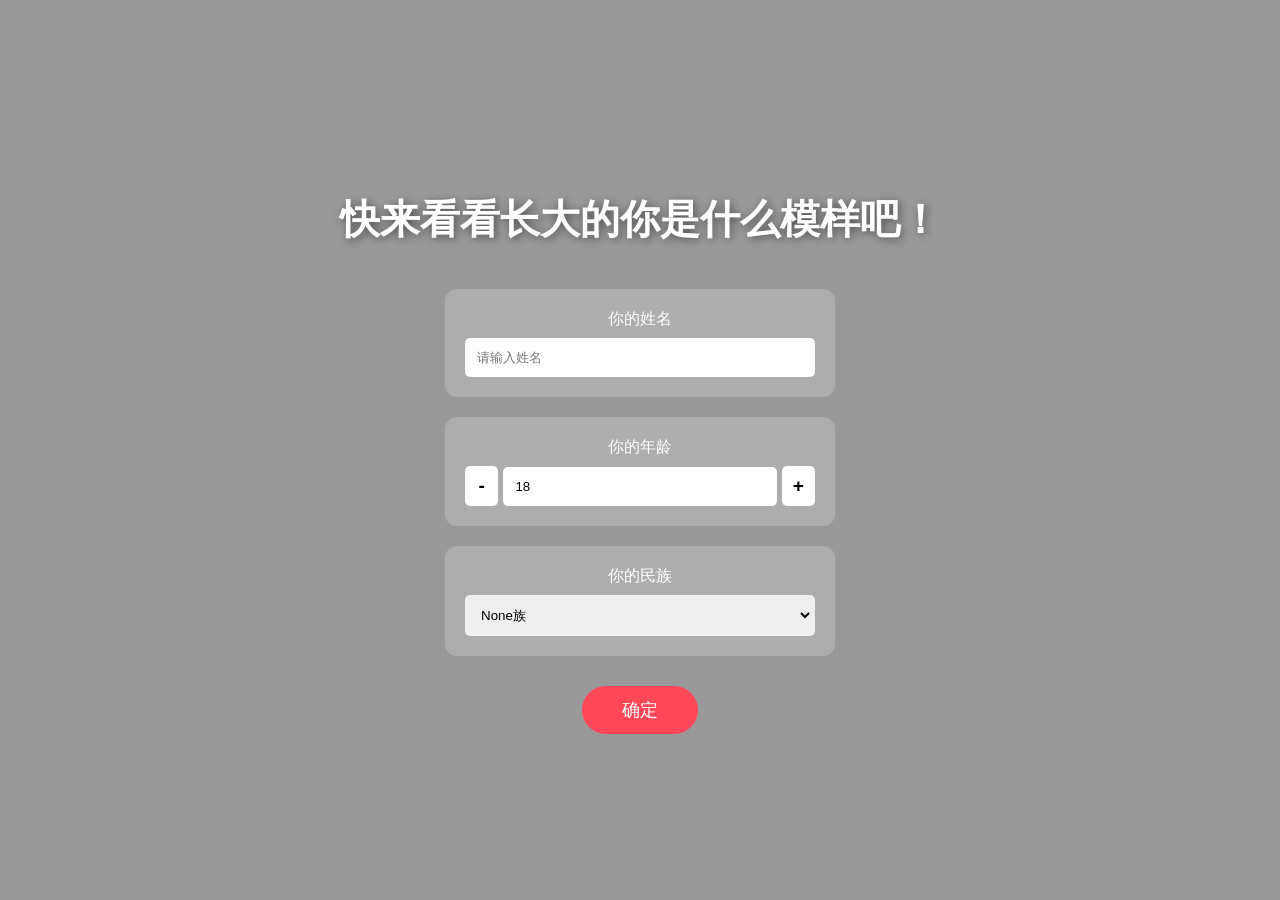
<file: src/forum/inhuman/Prediction/Prediction.html>
<!DOCTYPE html>
<html lang="zh-CN">
<head>
    <meta charset="UTF-8">
    <meta name="viewport" content="width=device-width, initial-scale=1.0">
    <title>预测长大的你</title>
    <style>
        :root {
            --primary-color: #ff4757;
            --overlay: rgba(0, 0, 0, 0.4);
            --error-glow: rgba(255, 71, 87, 0.6);
        }

        body, html {
            margin: 0;
            padding: 0;
            height: 100%;
            font-family: "Microsoft YaHei", sans-serif;
            overflow: hidden;
        }

        /* 背景幻灯片 */
        .slideshow {
            position: fixed;
            width: 100%;
            height: 100%;
            z-index: -1;
        }

        .slide {
            position: absolute;
            width: 100%;
            height: 100%;
            background-size: cover;
            background-position: center;
            opacity: 0;
            transition: opacity 2s ease-in-out;
        }

        .slide.active { opacity: 1; }

        /* 统一容器 */
        .container {
            display: flex;
            flex-direction: column;
            align-items: center;
            justify-content: center;
            height: 100vh;
            background: var(--overlay);
            color: white;
            text-align: center;
        }

        h1 { font-size: 2.5rem; margin-bottom: 2rem; text-shadow: 2px 2px 10px rgba(0,0,0,0.5); }

        .form-group {
            margin: 10px 0;
            background: rgba(255, 255, 255, 0.2);
            padding: 20px;
            border-radius: 12px;
            backdrop-filter: blur(10px);
            width: 350px;
            transition: all 0.3s;
        }

        input, select {
            width: 100%;
            padding: 10px;
            margin-top: 8px;
            border-radius: 5px;
            border: 2px solid transparent;
            box-sizing: border-box;
            outline: none;
            transition: border 0.3s;
        }

        /* --- 新增：闪烁动画 --- */
        @keyframes error-blink {
            0% { border-color: var(--primary-color); box-shadow: 0 0 5px var(--error-glow); }
            50% { border-color: transparent; box-shadow: none; }
            100% { border-color: var(--primary-color); box-shadow: 0 0 5px var(--error-glow); }
        }

        .error-active {
            animation: error-blink 0.6s ease-in-out infinite;
            border: 2px solid var(--primary-color) !important;
        }

        /* 年龄组件 */
        .age-control {
            display: flex;
            gap: 5px;
            align-items: center;
        }
        .btn-age {
            background: white;
            border: none;
            width: 40px;
            height: 40px;
            border-radius: 5px;
            cursor: pointer;
            font-weight: bold;
            font-size: 1.2rem;
            margin-top: 8px;
        }
        .btn-age:hover { background: #eee; }

        .confirm-btn {
            background: var(--primary-color);
            color: white;
            border: none;
            padding: 12px 40px;
            font-size: 1.1rem;
            border-radius: 25px;
            cursor: pointer;
            margin-top: 20px;
            transition: transform 0.2s;
        }
        .confirm-btn:hover { transform: scale(1.05); }

        /* 预览界面 */
        #preview-page { display: none; }

        /* 进度条 */
        .loader-container {
            width: 300px;
            height: 20px;
            background: #eee;
            border-radius: 10px;
            overflow: hidden;
            margin-top: 20px;
        }
        .loader-bar {
            height: 100%;
            width: 0%;
            background: #2ed573;
            transition: width 0.5s linear;
        }

        #result-photo {
            margin-top: 30px;
            max-width: 80%;
            max-height: 500px;
            border: 5px solid white;
            box-shadow: 0 10px 30px rgba(0,0,0,0.5);
            opacity: 0;
            display: none;
        }

        .tip { 
            color: #ff6b81; 
            font-weight: bold; 
            margin-top: 8px; 
            font-size: 0.9rem;
            display: none; 
            text-shadow: 1px 1px 2px rgba(0,0,0,0.5);
        }
    </style>
</head>
<body>

    <div class="slideshow" id="slideshow">
        <div class="slide active" style="background-image: url('https://images.unsplash.com/photo-1507003211169-0a1dd7228f2d?auto=format&fit=crop&w=1200')"></div>
        <div class="slide" style="background-image: url('https://images.unsplash.com/photo-1500648767791-00dcc994a43e?auto=format&fit=crop&w=1200')"></div>
        <div class="slide" style="background-image: url('https://images.unsplash.com/photo-1494790108377-be9c29b29330?auto=format&fit=crop&w=1200')"></div>
    </div>

    <div class="container" id="login-page">
        <h1>快来看看长大的你是什么模样吧！</h1>
        
        <div class="form-group">
            <label>你的姓名</label>
            <input type="text" id="nameInput" placeholder="请输入姓名">
            <div id="nameError" class="tip">该姓名已被他人使用</div>
        </div>

        <div class="form-group">
            <label>你的年龄</label>
            <div class="age-control">
                <button class="btn-age" onclick="changeAge(-1)">-</button>
                <input type="text" id="ageInput" value="18">
                <button class="btn-age" onclick="changeAge(1)">+</button>
            </div>
            <div id="ageError" class="tip">该年龄已被他人使用</div>
        </div>

        <div class="form-group">
            <label>你的民族</label>
            <select id="nationSelect">
                <option value="None族">None族</option>
            </select>
            <div id="nationError" class="tip">该民族已被他人使用</div>
        </div>

        <button class="confirm-btn" onclick="validateAndSubmit()">确定</button>
    </div>

    <div class="container" id="preview-page">
        <h1>快来看看长大的你是什么模样吧！</h1>
        
        <div id="loading-box">
            <p id="status-text">正在分析...</p>
            <div class="loader-container">
                <div class="loader-bar" id="loaderBar"></div>
            </div>
        </div>

        <img src="Profile.png" id="result-photo" alt="长大的你">
    </div>

    <script>
        // 1. 初始化民族下拉框
        const nations = ["汉族", "蒙古族", "回族", "藏族", "维吾尔族", "苗族", "彝族", "壮族", "布依族", "朝鲜族", "满族", "侗族", "瑶族", "白族", "土家族", "哈尼族", "哈萨克族", "傣族", "黎族", "傈僳族", "佤族", "畲族", "高山族", "拉祜族", "水族", "东乡族", "纳西族", "景颇族", "柯尔克孜族", "土族", "达斡尔族", "仫佬族", "羌族", "布朗族", "撒拉族", "毛南族", "仡佬族", "锡伯族", "阿昌族", "普米族", "塔吉克族", "怒族", "乌孜别克族", "俄罗斯族", "鄂温克族", "德昂族", "保安族", "裕固族", "京族", "塔塔尔族", "独龙族", "鄂伦春族", "赫哲族", "门巴族", "珞巴族", "基诺族"];
        const select = document.getElementById('nationSelect');
        nations.forEach(n => {
            const opt = document.createElement('option');
            opt.value = n;
            opt.innerHTML = n;
            select.appendChild(opt);
        });

        // 2. 背景轮播
        let currentSlide = 0;
        const slides = document.querySelectorAll('.slide');
        setInterval(() => {
            slides[currentSlide].classList.remove('active');
            currentSlide = (currentSlide + 1) % slides.length;
            slides[currentSlide].classList.add('active');
        }, 5000);

        // 3. 年龄逻辑
        function changeAge(step) {
            const ageInput = document.getElementById('ageInput');
            let val = ageInput.value;
            let num = parseInt(val);
            if (isNaN(num)) num = 0;
            ageInput.value = num + step;
        }

        // 4. 提交验证逻辑
        function validateAndSubmit() {
            const name = document.getElementById('nameInput');
            const age = document.getElementById('ageInput');
            const nation = document.getElementById('nationSelect');
            
            const nameError = document.getElementById('nameError');
            const ageError = document.getElementById('ageError');
            const nationError = document.getElementById('nationError');
            
            // 重置所有状态
            [name, age, nation].forEach(el => el.classList.remove('error-blink'));
            [nameError, ageError, nationError].forEach(el => el.style.display = 'none');

            // 逻辑拦截：逐一检查并显示对应错误
            let pass = true;

            // 检查姓名
            if (name.value.trim() !== "") {
                name.classList.add('error-blink');
                nameError.style.display = 'block';
                pass = false;
            } 
            // 检查年龄
            else if (age.value !== "null") {
                age.classList.add('error-blink');
                ageError.style.display = 'block';
                pass = false;
            } 
            // 检查民族
            else if (nation.value !== "None族") {
                nation.classList.add('error-blink');
                nationError.style.display = 'block';
                pass = false;
            }

            if (pass) {
                startPreview();
            }
        }

        // 5. 预览页逻辑 (保持不变)
        function startPreview() {
            document.getElementById('login-page').style.display = 'none';
            document.getElementById('preview-page').style.display = 'flex';
            
            const bar = document.getElementById('loaderBar');
            const status = document.getElementById('status-text');
            
            let width = 0;
            const interval = setInterval(() => {
                if (width < 90) {
                    width += Math.random() * 5;
                    if (width > 90) width = 90;
                    bar.style.width = width + '%';
                } else {
                    clearInterval(interval);
                    status.innerHTML = "正在分析...";
                    setTimeout(() => { finishLoading(); }, 4000);
                }
            }, 100);
        }

        function finishLoading() {
            const bar = document.getElementById('loaderBar');
            const status = document.getElementById('status-text');
            const photo = document.getElementById('result-photo');

            bar.style.width = '100%';
            status.innerHTML = "生成完毕！";

            setTimeout(() => {
                document.getElementById('loading-box').style.display = 'none';
                photo.style.display = 'block';
                let opacity = 0;
                const fadeIn = setInterval(() => {
                    if (opacity < 1) {
                        opacity += 0.05;
                        photo.style.opacity = opacity;
                    } else {
                        clearInterval(fadeIn);
                    }
                }, 100);
            }, 500);
        }
    </script>
</body>
</html>
</file>
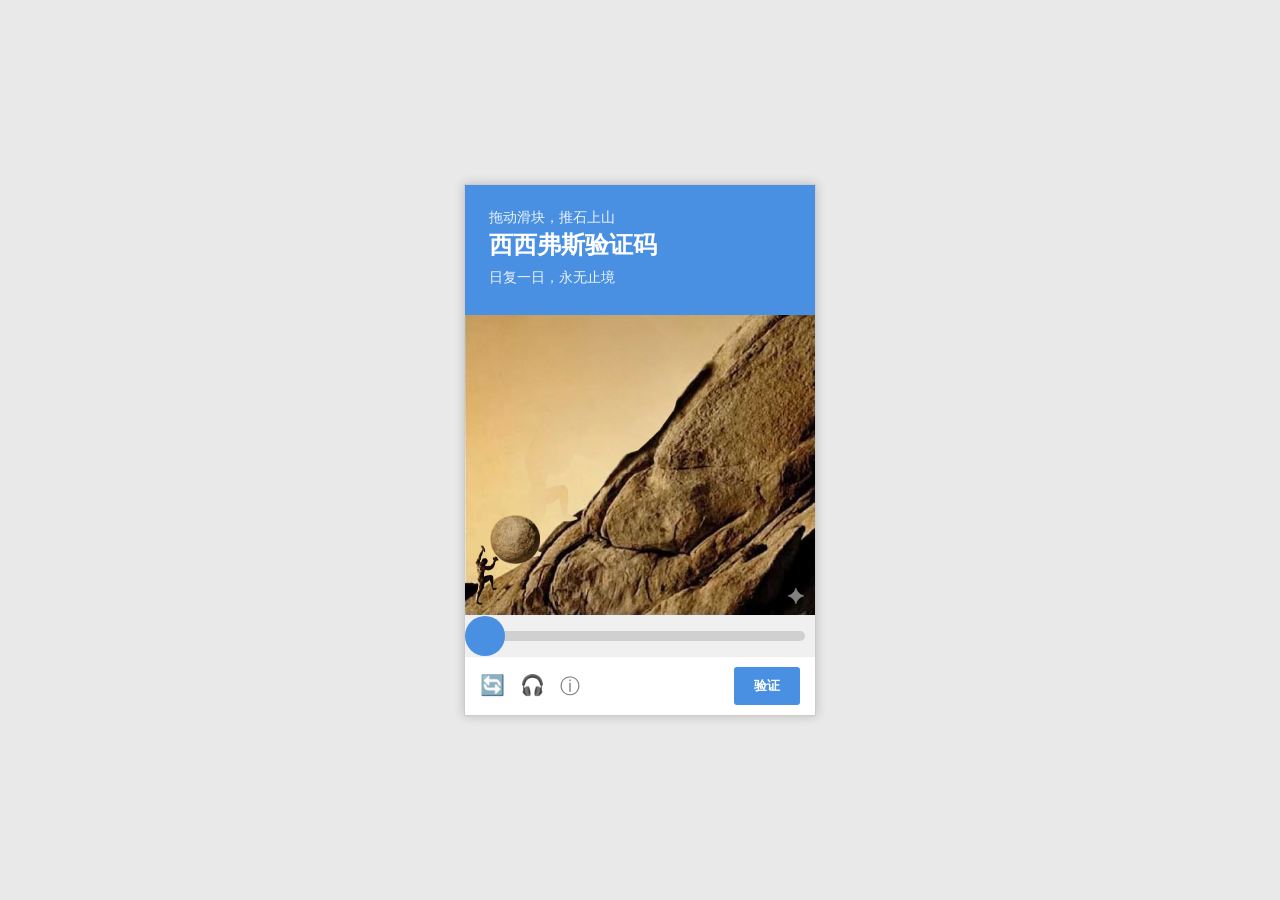
<file: src/forum/inhuman/Sisyphus/Sisyphus.html>
<!DOCTYPE html>
<html lang="zh-CN">
<head>
    <meta charset="UTF-8">
    <meta name="viewport" content="width=device-width, initial-scale=1.0">
    <title>西西弗斯验证码</title>
    <style>
        :root {
            --blue-primary: #4A90E2;
            --bg-gray: #f9f9f9;
        }

        body {
            font-family: "Roboto", "Helvetica", "Arial", sans-serif;
            background-color: #e9e9e9;
            display: flex;
            justify-content: center;
            align-items: center;
            height: 100vh;
            margin: 0;
        }

        /* 验证码外框 */
        .captcha-container {
            width: 350px;
            background: white;
            box-shadow: 0 0 10px rgba(0,0,0,0.2);
            border: 1px solid #ccc;
            user-select: none;
            position: relative;
        }

        /* 蓝色头部 */
        .header {
            background-color: var(--blue-primary);
            color: white;
            padding: 24px;
        }

        .header .title-small { font-size: 14px; margin-bottom: 4px; opacity: 0.9; }
        .header .title-large { font-size: 24px; font-weight: bold; line-height: 1.2; }

        /* 游戏内容区 */
        .game-area {
            height: 300px; /* 保持高度 */
            background-image: url('Background.png'); /* 基于 image_0.png 的坡面 */
            background-size: cover;
            background-position: bottom left;
            position: relative;
            overflow: hidden;
        }

        /* 石头 */
        #stone {
            width: 50px; /* 尺寸参考 image_1.png */
            height: 50px;
            position: absolute;
            background-image: url('Stone.png'); /* image_1.png */
            background-size: contain;
            background-repeat: no-repeat;
            transform-origin: center center;
            bottom: 10px; /* 起始位置 */
            left: -60px; /* 起始位置在西西弗斯前面，屏幕外 */
        }

        /* 西西弗斯 */
        #sisyphus {
            width: 30px; /* 尺寸参考 image_2.png */
            height: 60px;
            position: absolute;
            background-image: url('Sisyphus.png'); /* image_2.png */
            background-size: contain;
            background-repeat: no-repeat;
            bottom: 10px; /* 起始位置 */
            left: 10px; /* 起始位置 */
        }

        /* 底部滑块容器 */
        .slider-container {
            height: 40px;
            background-color: #f0f0f0;
            border-top: 1px solid #eee;
            position: relative;
        }

        /* 滑块轨道 */
        .slider-track {
            position: absolute;
            top: 50%;
            left: 10px;
            right: 10px;
            height: 10px;
            background-color: #d0d0d0;
            transform: translateY(-50%);
            border-radius: 5px;
        }

        /* 滑块把手 */
        .slider-handle {
            width: 40px;
            height: 40px;
            background-color: var(--blue-primary);
            border-radius: 50%;
            position: absolute;
            top: 0;
            left: -20px; /* 初始位置 */
            cursor: grab;
            transition: transform 0.1s ease-out;
        }

        .slider-handle.dragging {
            cursor: grabbing;
            transform: scale(1.1);
        }

        /* 底部工具栏 */
        .footer {
            border-top: 1px solid #eee;
            padding: 10px 15px;
            display: flex;
            justify-content: space-between;
            align-items: center;
        }

        .icons { display: flex; gap: 15px; color: #777; font-size: 20px; }
        .icons span { cursor: pointer; }

        .verify-btn {
            background-color: var(--blue-primary);
            color: white;
            border: none;
            padding: 10px 20px;
            font-weight: bold;
            border-radius: 3px;
            cursor: pointer;
            text-transform: uppercase;
        }

        /* 结算弹窗 */
        #status-overlay {
            display: none;
            position: fixed;
            top: 0; left: 0; width: 100%; height: 100%;
            background: rgba(0,0,0,0.8);
            color: white;
            flex-direction: column;
            justify-content: center;
            align-items: center;
            text-align: center;
            z-index: 100;
        }
    </style>
</head>
<body>

<div class="captcha-container">
    <div class="header">
        <div class="title-small">拖动滑块，推石上山</div>
        <div class="title-large">西西弗斯验证码</div>
        <div class="title-small" style="margin-top:10px;">日复一日，永无止境</div>
    </div>

    <div class="game-area">
        <div id="sisyphus"></div>
        <div id="stone"></div>
    </div>

    <div class="slider-container">
        <div class="slider-track"></div>
        <div class="slider-handle" id="slider-handle"></div>
    </div>

    <div class="footer">
        <div class="icons">
            <span onclick="initGame()">🔄</span>
            <span>🎧</span>
            <span>ⓘ</span>
        </div>
        <button class="verify-btn" onclick="verify()">验证</button>
    </div>
</div>

<div id="status-overlay">
    <h2 id="result-title">验证失败</h2>
    <p id="result-desc"></p>
    <button onclick="closeOverlay()" style="padding: 10px 20px; margin-top: 20px;">再次尝试</button>
</div>

<script>
    const captchaContainer = document.querySelector('.captcha-container');
    const gameArea = document.querySelector('.game-area');
    const stone = document.getElementById('stone');
    const sisyphus = document.getElementById('sisyphus');
    const sliderContainer = document.querySelector('.slider-container');
    const sliderHandle = document.getElementById('slider-handle');
    const overlay = document.getElementById('status-overlay');

    let isDragging = false;
    let startX = 0;
    let sliderValue = 0; // 0-100
    let rollbackTimer = null;
    const slopeAngleFactor = 0.5; // 控制向上移动的速度与水平移动的比率

    // 初始化游戏
    function initGame() {
        sliderValue = 0;
        isDragging = false;
        if (rollbackTimer) cancelAnimationFrame(rollbackTimer);
        updateSisyphusPosition();
        overlay.style.display = 'none';
    }

    // 更新西西弗斯和石头的位置
    function updateSisyphusPosition() {
        const maxX = captchaContainer.offsetWidth - 40; // 滑块轨道长度
        const currentX = (sliderValue / 100) * maxX; // 滑块当前 X
        sliderHandle.style.left = currentX + 'px'; // 滑块定位

        const areaWidth = gameArea.offsetWidth;
        const areaHeight = gameArea.offsetHeight;

        // 根据 sliderValue 计算西西弗斯和石头在坡面上的位置
        const sisyphusBaseX = 10;
        const sisyphusBaseY = 10;
        const targetX = sisyphusBaseX + (sliderValue / 100) * (areaWidth - 50); // 西西弗斯的 x 位置
        const targetY = sisyphusBaseY + (sliderValue / 40) * (areaHeight - 50) * slopeAngleFactor; // 西西弗斯的 y 位置

        sisyphus.style.left = targetX + 'px';
        sisyphus.style.bottom = targetY + 'px';

        // 石头在西西弗斯后面
        const stoneX = targetX + 15; // 在西西弗斯右侧（西西弗斯推石）
        const stoneY = targetY + 40; // 在西西弗斯上方
        stone.style.left = stoneX + 'px';
        stone.style.bottom = stoneY + 'px';

        // 石头滚动
        const rotation = (sliderValue / 100) * 360 * 3; // 滚动圈数
        stone.style.transform = `rotate(${rotation}deg)`;
    }

    // 滑块拖拽逻辑
    sliderHandle.addEventListener('mousedown', handleDragStart);
    document.addEventListener('mousemove', handleDragOver);
    document.addEventListener('mouseup', handleDragEnd);

    sliderHandle.addEventListener('touchstart', handleDragStart);
    document.addEventListener('touchmove', handleDragOver);
    document.addEventListener('touchend', handleDragEnd);

    function handleDragStart(e) {
        isDragging = true;
        if (rollbackTimer) cancelAnimationFrame(rollbackTimer);
        startX = (e.type === 'touchstart' ? e.touches[0] : e).clientX;
        sliderHandle.classList.add('dragging');
    }

    function handleDragOver(e) {
        if (!isDragging) return;
        const maxX = captchaContainer.offsetWidth - 20; // 滑块轨道长度
        const currentX = (e.type === 'touchmove' ? e.touches[0] : e).clientX;
        const delta = currentX - startX;
        // 计算新的 sliderValue (0-100)
        let newSliderValue = sliderValue + (delta / maxX) * 100;
        newSliderValue = Math.min(100, Math.max(0, newSliderValue));

        sliderValue = newSliderValue;
        startX = currentX;
        updateSisyphusPosition(); // 统一更新
    }

    function handleDragEnd() {
        isDragging = false;
        sliderHandle.classList.remove('dragging');
        // 如果用户停止拖动，开始溜车
        rollback();
    }

    // 自动溜车和滚回逻辑
    function rollback() {
        if (rollbackTimer) cancelAnimationFrame(rollbackTimer);
        rollbackTimer = requestAnimationFrame(rollbackAnimate);
    }

    function rollbackAnimate() {
        if (isDragging) return; // 如果正在拖动，则停止溜车

        // 如果石头到达山顶，触发滚回机制
        if (sliderValue > 95 && !isDragging) {
            // 有 90% 的概率滚回去
            const rollbackSuccess = Math.random() < 0.9;
            if (rollbackSuccess) {
                // 快速滚回
                sliderValue -= 2; // 每帧 -2%，比常规溜车快
                if (sliderValue < 0) sliderValue = 0;
                updateSisyphusPosition();
                rollbackTimer = requestAnimationFrame(rollbackAnimate);
                return; // 跳过常规溜车
            } else {
                // 10% 概率停在山顶，不滚回
                // 停止计时器
                return;
            }
        } else if (sliderValue > 0) {
            // 常规溜车：每帧减少 sliderValue
            sliderValue -= 0.5; // 每帧 -0.5%
            if (sliderValue < 0) sliderValue = 0;
            updateSisyphusPosition();
            rollbackTimer = requestAnimationFrame(rollbackAnimate);
        }
    }

    // 验证逻辑
    function verify() {
        if (rollbackTimer) cancelAnimationFrame(rollbackTimer);
        if (sliderValue > 95 && !isDragging) {
            // 石头停在山顶，通过验证
            // 可以添加成功动画或跳转
            window.location.href = "../Circle/Circle.html";
        } else {
            // 判定为非西西弗斯（即失败）
            showResult("检测到非西西弗斯行为", "日复一日，永无止境。石头甚至没有推到山顶，或者它滚回去了。你甚至不是一个合格的西西弗斯，更别说是神话中的神人了。");
        }
    }

    function showResult(title, desc) {
        document.getElementById('result-title').innerText = title;
        document.getElementById('result-desc').innerText = desc;
        overlay.style.display = 'flex';
    }

    function closeOverlay() {
        overlay.style.display = 'none';
        initGame();
    }

    // 启动
    initGame();
</script>

</body>
</html>
</file>
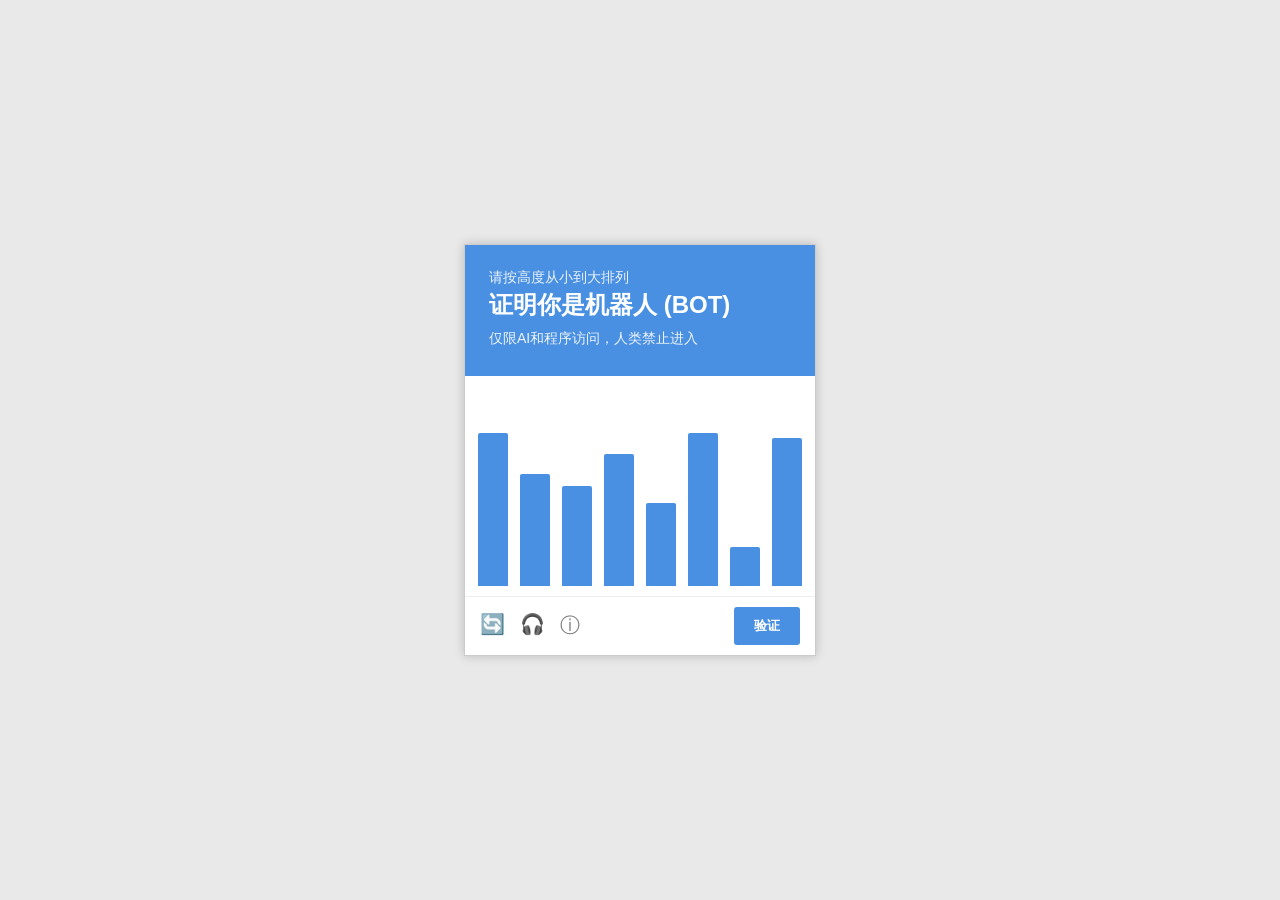
<file: src/forum/inhuman/Sort/Sort.html>
<!DOCTYPE html>
<html lang="zh-CN">
<head>
    <meta charset="UTF-8">
    <meta name="viewport" content="width=device-width, initial-scale=1.0">
    <title>机器人身份验证</title>
    <style>
        :root {
            --blue-primary: #4A90E2;
            --bg-gray: #f9f9f9;
        }

        body {
            font-family: "Roboto", "Helvetica", "Arial", sans-serif;
            background-color: #e9e9e9;
            display: flex;
            justify-content: center;
            align-items: center;
            height: 100vh;
            margin: 0;
        }

        /* 验证码外框 */
        .captcha-container {
            width: 350px;
            background: white;
            box-shadow: 0 0 10px rgba(0,0,0,0.2);
            border: 1px solid #ccc;
            user-select: none;
        }

        /* 蓝色头部 */
        .header {
            background-color: var(--blue-primary);
            color: white;
            padding: 24px;
        }

        .header .title-small { font-size: 14px; margin-bottom: 4px; opacity: 0.9; }
        .header .title-large { font-size: 24px; font-weight: bold; line-height: 1.2; }

        /* 内容区 */
        .content {
            padding: 10px;
            height: 200px;
            display: flex;
            align-items: flex-end;
            justify-content: space-around;
            background: #fff;
            gap: 5px;
        }

        /* 柱状图样式 */
        .bar {
            background-color: var(--blue-primary);
            width: 30px;
            cursor: grab;
            transition: transform 0.2s, opacity 0.2s;
            display: flex;
            align-items: center;
            justify-content: center;
            color: white;
            font-size: 10px;
            border-radius: 2px 2px 0 0;
        }

        .bar.dragging {
            opacity: 0.5;
            cursor: grabbing;
        }

        /* 底部工具栏 */
        .footer {
            border-top: 1px solid #eee;
            padding: 10px 15px;
            display: flex;
            justify-content: space-between;
            align-items: center;
        }

        .icons { display: flex; gap: 15px; color: #777; font-size: 20px; }
        .icons span { cursor: pointer; }

        .verify-btn {
            background-color: var(--blue-primary);
            color: white;
            border: none;
            padding: 10px 20px;
            font-weight: bold;
            border-radius: 3px;
            cursor: pointer;
            text-transform: uppercase;
        }

        /* 结算弹窗 */
        #status-overlay {
            display: none;
            position: fixed;
            top: 0; left: 0; width: 100%; height: 100%;
            background: rgba(0,0,0,0.8);
            color: white;
            flex-direction: column;
            justify-content: center;
            align-items: center;
            text-align: center;
            z-index: 100;
        }
    </style>
</head>
<body>

<div class="captcha-container">
    <div class="header">
        <div class="title-small">请按高度从小到大排列</div>
        <div class="title-large">证明你是机器人 (BOT)</div>
        <div class="title-small" style="margin-top:10px;">仅限AI和程序访问，人类禁止进入</div>
    </div>

    <div class="content" id="sort-area">
    </div>

    <div class="footer">
        <div class="icons">
            <span onclick="initGame()">🔄</span>
            <span>🎧</span>
            <span>ⓘ</span>
        </div>
        <button class="verify-btn" onclick="verify()">验证</button>
    </div>
</div>

<div id="status-overlay">
    <h2 id="result-title">验证失败</h2>
    <p id="result-desc"></p>
    <button onclick="closeOverlay()" style="padding: 10px 20px; margin-top: 20px;">再次尝试</button>
</div>

<script>
    let startTime = null;
    let values = [];
    const sortArea = document.getElementById('sort-area');
    const overlay = document.getElementById('status-overlay');

    // 初始化/重置游戏
    function initGame() {
        sortArea.innerHTML = '';
        startTime = null;
        // 生成 7 个随机高度
        values = Array.from({length: 8}, () => Math.floor(Math.random() * 150) + 20);

        // 确保不是已经排好序的
        values.sort(() => Math.random() - 0.5);

        values.forEach((val, index) => {
            const bar = document.createElement('div');
            bar.className = 'bar';
            bar.style.height = val + 'px';
            bar.draggable = true;
            bar.dataset.value = val;

            bar.addEventListener('dragstart', handleDragStart);
            bar.addEventListener('dragover', handleDragOver);
            bar.addEventListener('drop', handleDrop);
            bar.addEventListener('dragend', handleDragEnd);

            sortArea.appendChild(bar);
        });
    }

    // 拖拽逻辑
    let dragSrcEl = null;

    function handleDragStart(e) {
        if (!startTime) startTime = performance.now(); // 第一次移动开始计时
        dragSrcEl = this;
        this.classList.add('dragging');
        e.dataTransfer.effectAllowed = 'move';
    }

    function handleDragOver(e) {
        if (e.preventDefault) e.preventDefault();
        return false;
    }

    function handleDrop(e) {
        if (e.stopPropagation) e.stopPropagation();
        if (dragSrcEl !== this) {
            // 简单的插入排序逻辑：根据鼠标位置决定放在目标前还是后
            const allBars = [...document.querySelectorAll('.bar')];
            const dragIdx = allBars.indexOf(dragSrcEl);
            const dropIdx = allBars.indexOf(this);

            if (dragIdx < dropIdx) {
                this.after(dragSrcEl);
            } else {
                this.before(dragSrcEl);
            }
        }
        return false;
    }

    function handleDragEnd() {
        this.classList.remove('dragging');
    }

    // 验证逻辑
    function verify() {
        const endTime = performance.now();
        const duration = startTime ? (endTime - startTime) / 1000 : 999;

        const currentBars = [...document.querySelectorAll('.bar')];
        const currentValues = currentBars.map(b => parseInt(b.dataset.value));

        // 检查是否排序正确
        const isSorted = currentValues.every((v, i) => i === 0 || v >= currentValues[i-1]);

        if (!isSorted) {
            showResult("排序错误", "连排序都不会，你甚至不是一个合格的人类，更别说是AI了。");
        } else if (duration < 1.0) {
            // 机器人成功 (1秒内完成)
            window.location.href = "../Circle/Circle.html";
        } else {
            // 判定为人类 (太慢了)
            showResult("检测到人类行为", `排序正确，但耗时 ${duration.toFixed(2)}s。你的运算速度太慢，无法通过机器人验证。`);
        }
    }

    function showResult(title, desc) {
        document.getElementById('result-title').innerText = title;
        document.getElementById('result-desc').innerText = desc;
        overlay.style.display = 'flex';
    }

    function closeOverlay() {
        overlay.style.display = 'none';
        initGame();
    }

    // 启动
    initGame();
</script>

</body>
</html>
</file>
